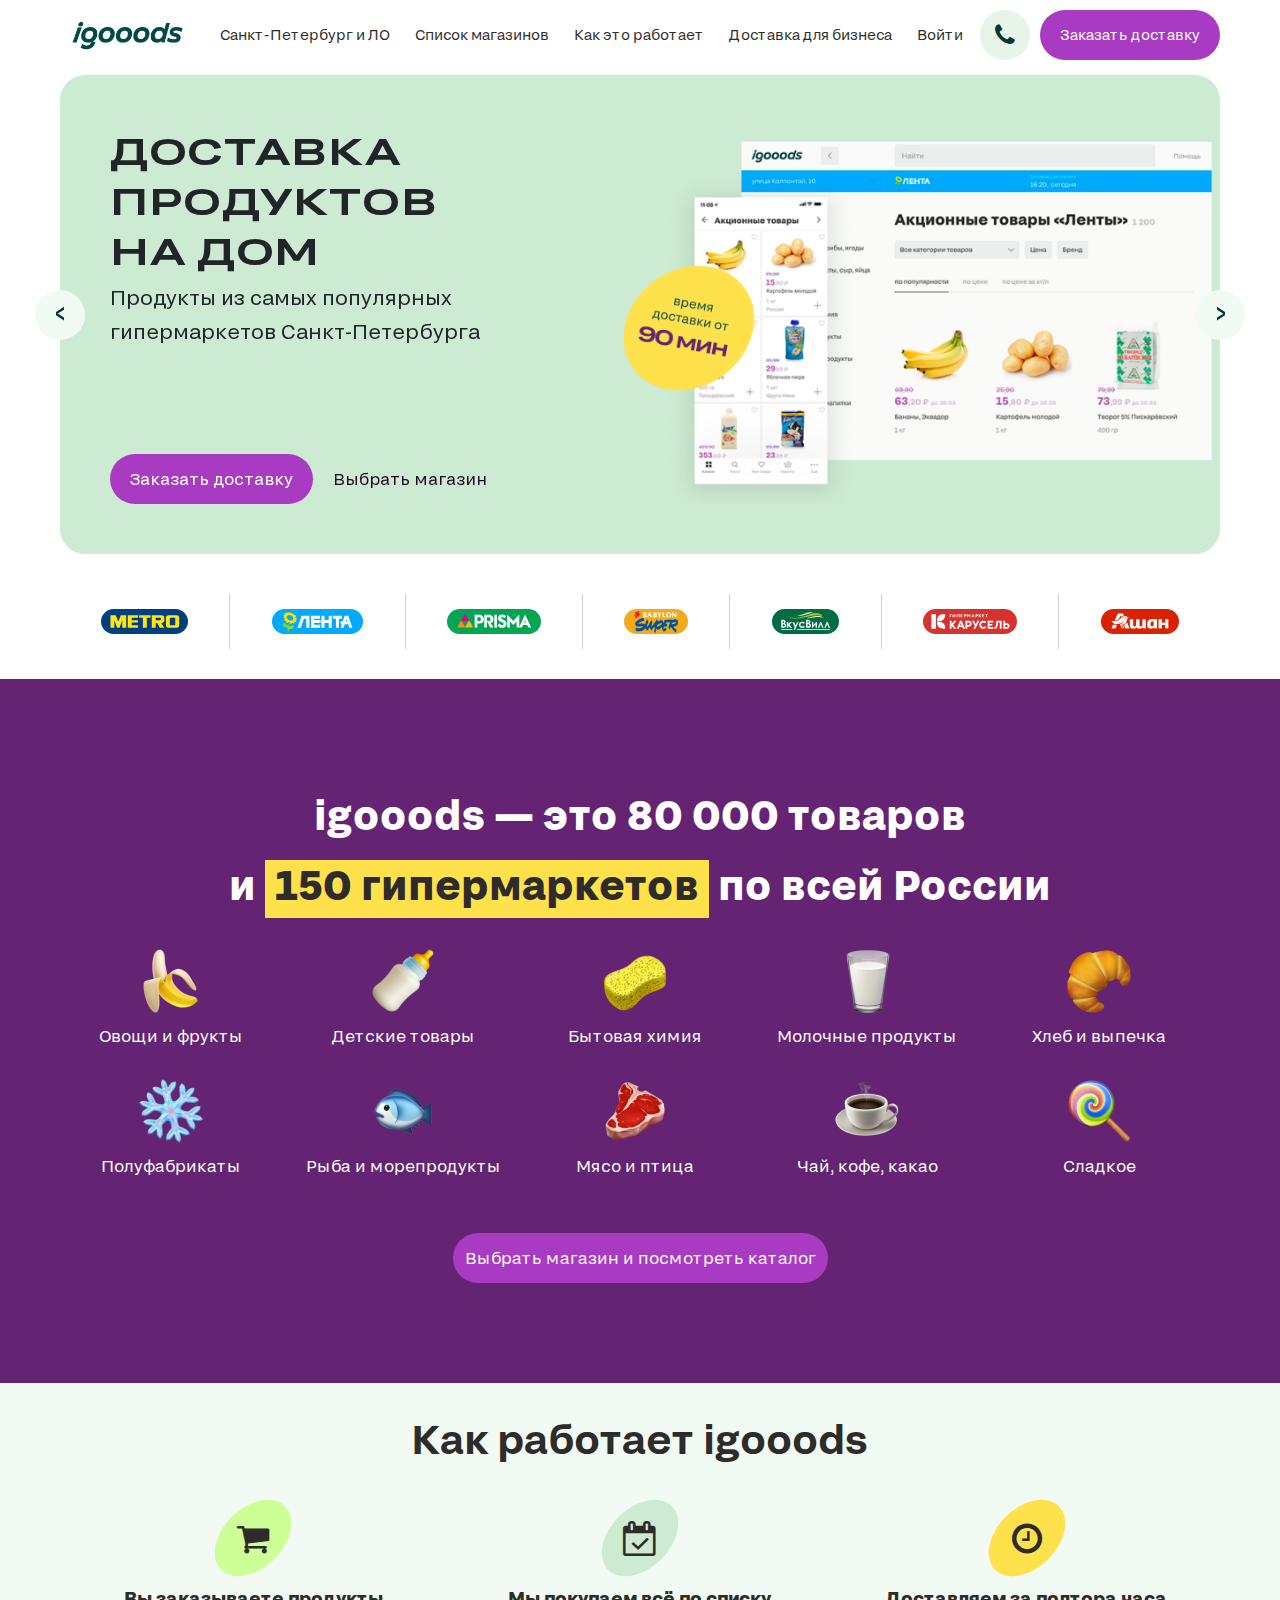
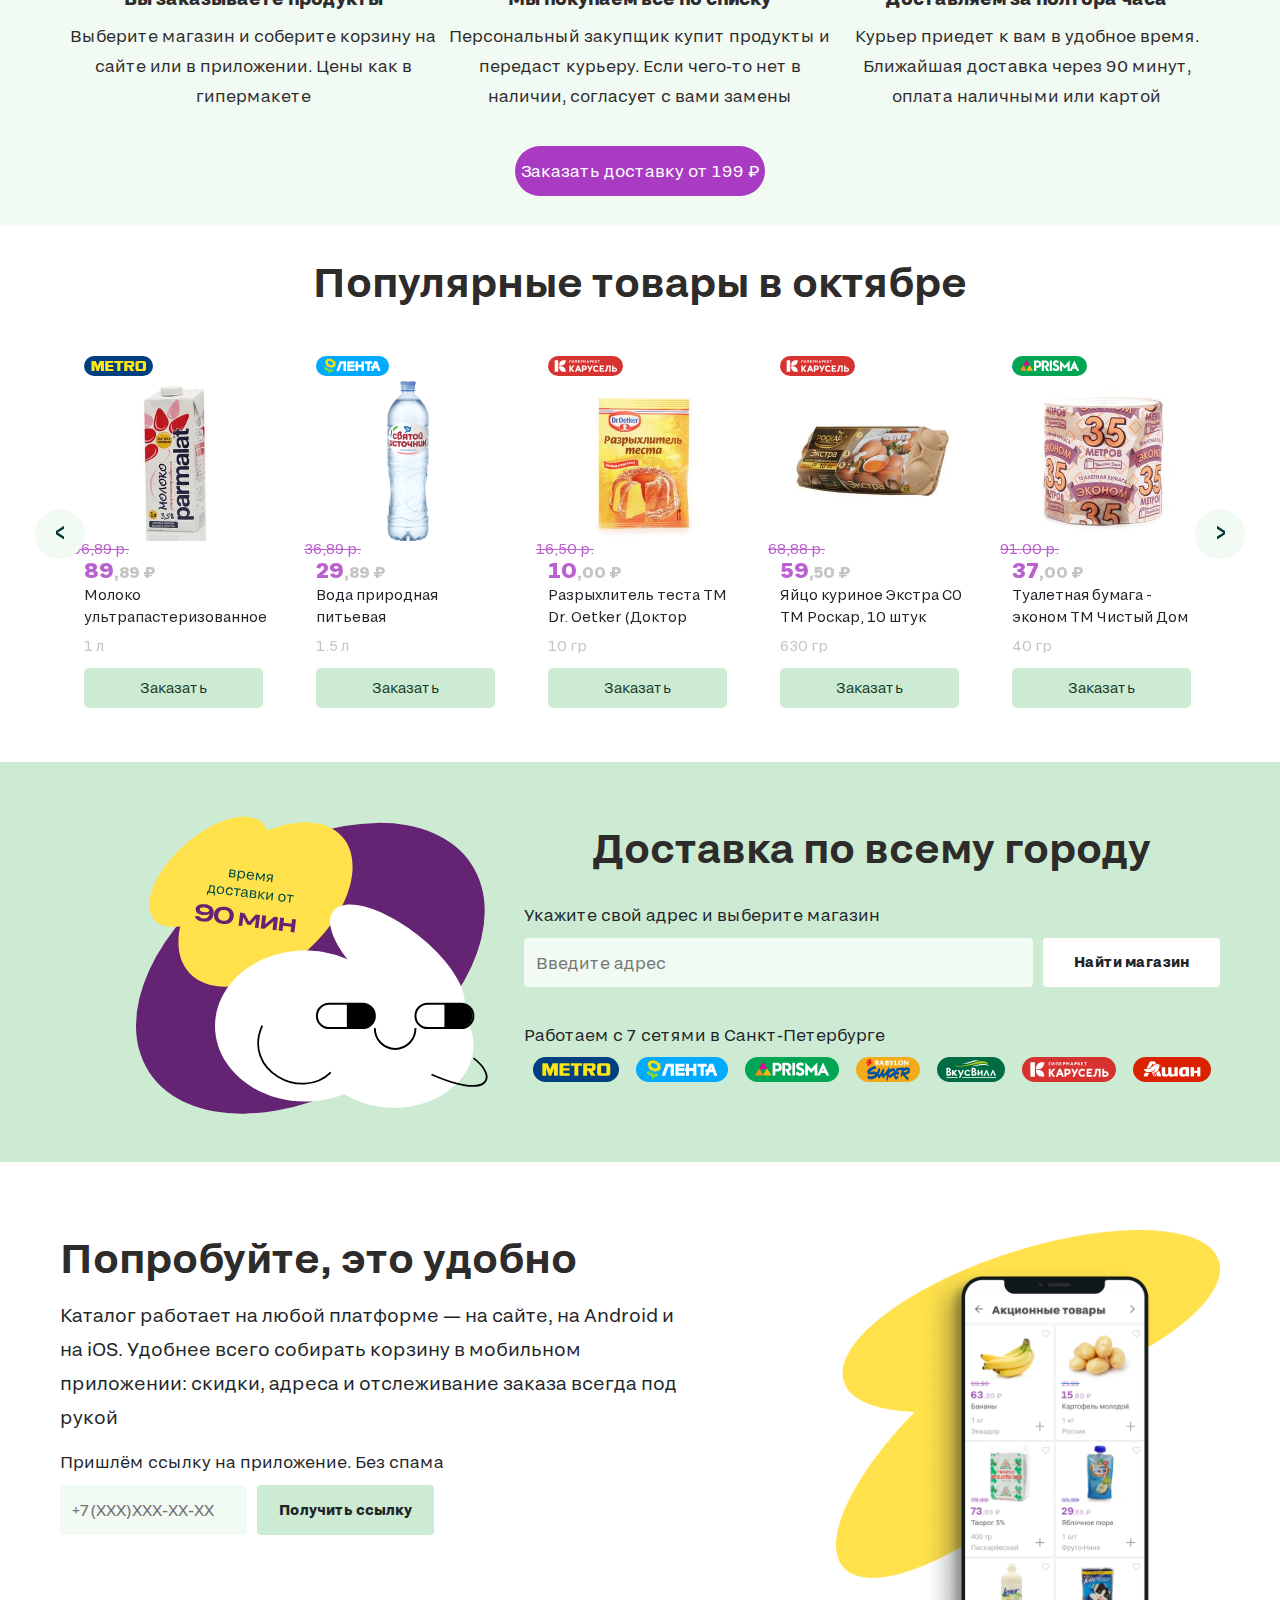
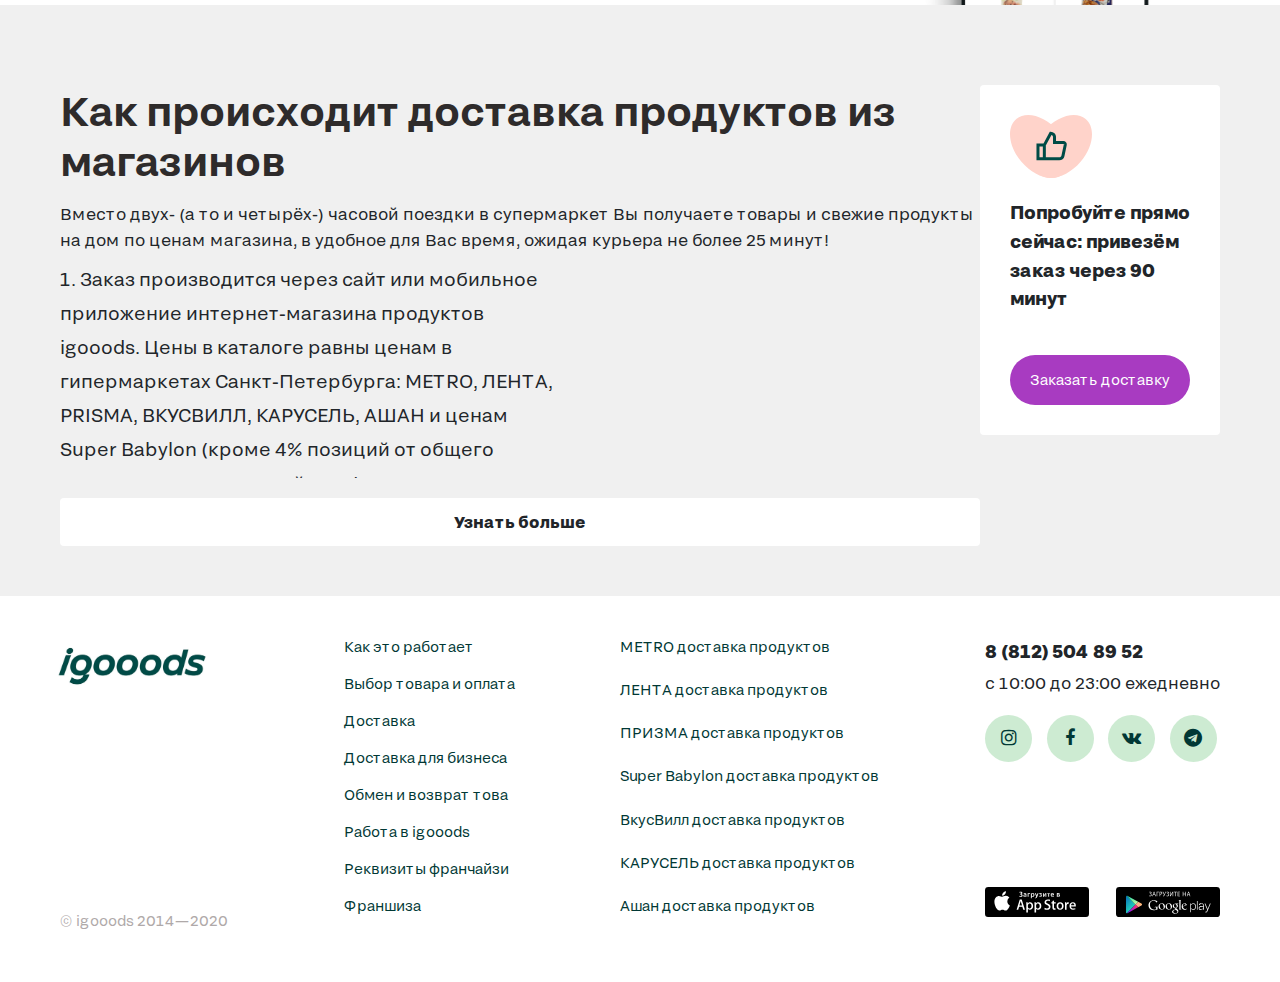
<file: index.html>
<!DOCTYPE html>
<html lang="ru">

<head>

	<meta charset="utf-8">

	<title>Доставка продуктов на дом СПб |igoods - интернет магазин</title>
	<meta name="description" content="">

	<meta http-equiv="X-UA-Compatible" content="IE=edge">
	<meta name="viewport" content="width=device-width, initial-scale=1, maximum-scale=1">

	<meta property="og:image" content="path/to/image.jpg">
	<link rel="shortcut icon" href="img/favicon/favicon.ico" type="image/x-icon">
	<link rel="apple-touch-icon" href="img/favicon/apple-touch-icon.png">
	<link rel="apple-touch-icon" sizes="72x72" href="img/favicon/apple-touch-icon-72x72.png">
	<link rel="apple-touch-icon" sizes="114x114" href="img/favicon/apple-touch-icon-114x114.png">

	<!-- Chrome, Firefox OS and Opera -->
	<meta name="theme-color" content="#000">
	<!-- Windows Phone -->
	<meta name="msapplication-navbutton-color" content="#000">
	<!-- iOS Safari -->
	<meta name="apple-mobile-web-app-status-bar-style" content="#000">

	<link rel="stylesheet" href="css/main.min.css">

</head>

<body class="body">
	<!-- header -->
	<section class="h-menu">
		<div class="h-menu__wrap">
			<div class="wrapper wrapper--h-menu">
				<div class="h-menu__inner h-menu__inner--top">
					<a href="#" class="link link--h-menu link--h-menu--top"><i class="fa fa-sign-in h-menu__icon"></i><p class="h-menu__text">Войти</p></a>
					<button class="h-menu__button h-menu__button--close"></button>
				</div>
				<div class="h-menu__inner h-menu__inner--info">
					<a href="#" class="link link--h-menu"><h3 class="h-menu__subject">Список магазинов</h3></a>
					<a href="#" class="link link--h-menu"><h3 class="h-menu__subject">Как это работает</h3></a>
					<ul class="h-menu__list">
						<li class="h-menu__item"><a href="#" class="link link--h-menu"><p class="h-menu__text h-menu__text--info">Акции и скидки</p></a></li>
						<li class="h-menu__item"><a href="#" class="link link--h-menu"><p class="h-menu__text h-menu__text--info">Выбор товара и оплата</p></a></li>
						<li class="h-menu__item"><a href="#" class="link link--h-menu"><p class="h-menu__text h-menu__text--info">Доставка</p></a></li>
						<li class="h-menu__item"><a href="#" class="link link--h-menu"><p class="h-menu__text h-menu__text--info">Доставка для бизнеса</p></a></li>
						<li class="h-menu__item"><a href="#" class="link link--h-menu"><p class="h-menu__text h-menu__text--info">Обмен и возврат товара</p></a></li>
						<li class="h-menu__item"><a href="#" class="link link--h-menu"><p class="h-menu__text h-menu__text--info">Партнерство</p></a></li>
						<li class="h-menu__item"><a href="#" class="link link--h-menu"><p class="h-menu__text h-menu__text--info">Персональные данные</p></a></li>
						<li class="h-menu__item"><a href="#" class="link link--h-menu"><p class="h-menu__text h-menu__text--info">Пользовательское соглашение</p></a></li>
						<li class="h-menu__item"><a href="#" class="link link--h-menu"><p class="h-menu__text h-menu__text--info">Работа в igoods</p></a></li>
						<li class="h-menu__item"><a href="#" class="link link--h-menu"><p class="h-menu__text h-menu__text--info">Реквизиты франчайзи</p></a></li>
					</ul>
				</div>
				<div class="h-menu__inner h-menu__inner--bottom">
					<div class="footer__coll footer__coll--icons">
						<p class="footer__text footer__text--bold h-menu__subject--phone">8 (812) 504 89 52</p>
						<p class="h-menu__text h-menu__text--bottom">с 10:00 до 23:00 ежедневно</p>
						<div class="footer__wrap">
							<a class="link link--h-menu link--h-menu--bottom" href="#"><i class="h-menu__soc fa fa-instagram"></i></a>
							<a class="link link--h-menu link--h-menu--bottom" href="#"><i class="h-menu__soc fa fa-facebook"></i></a>
							<a class="link link--h-menu link--h-menu--bottom" href="#"><i class="h-menu__soc fa fa-vk"></i></a>
							<a class="link link--h-menu link--h-menu--bottom" href="#"><i class="h-menu__soc fa fa-telegram"></i></a>
					</div>
				</div>
			</div>
		</div>
	</section>
	<header class="header">
		<section class="header__top">
			<div class="wrapper wrapper--header">
				<img class="header__img" src="img/label.jpg" alt="логотип">
				<div class="header__list">
					<a href="#" class="link link--top link--disappear">Санкт-Петербург и ЛО</a>
					<a href="#" class="link link--top link--disappear">Список магазинов</a>
					<a href="#" class="link link--top link--disappear">Как это работает</a>
					<a href="#" class="link link--top link--disappear">Доставка для бизнеса</a>
					<a href="#" class="link link--top link--disappear">Войти</a>
					<a href="#" class="link link--top link--phone"><i class="fa fa-phone header__icon"></i></a>
					<a href="#" class="link link--button link--small link--disappear">Заказать доставку</a>
				</div>
				<button class="hamburger" type="menu"></button>
			</div>
		</section>
		<section class="header__container">
			<section class="wrapper wrapper--profits">
				<div class="profits__carousel owl-carousel">
					<div class="profits__wrap profits__wrap--home">
						<div class="profits__discription">
							<h2 class="profits__title">доставка<br>продуктов<br>на дом</h2>
							<p class="profits__text">Продукты из самых популярных<br>гипермаркетов Санкт-Петербурга</p>
							<div class="profits__link-wrap">
								<a href="#" class="link link--button">Заказать доставку</a>
								<a href="#" class="link link--violet">Выбрать магазин</a>
							</div>
						</div>
						<img class="profits__img profits__img--delivery" src="img/bgi-delivery.png" alt="картинка акционные товары Ленты">
					</div>
					<div class="profits__wrap profits__wrap--catalog" style="background-image: url(img/bgi-catalog.png)">
						<div class="profits__discription">
							<h2 class="profits__title">самый<br>актуальный<br>каталог</h2>
							<p class="profits__text">Ежедневно мы выгружаем актуальный каталог<br>товаров для каждого магазина</p>
							<div class="profits__link-wrap">
								<a href="#" class="link link--button">Смотреть каталог</a>
								<a href="#" class="link link--violet">Выбрать магазин</a>
							</div>
						</div>
					</div>
					<div class="profits__wrap profits__wrap--pack" style="background-image: url(img/bgi-pack.png)">
						<div class="profits__discription">
							<h2 class="profits__title profits__title--navy">Фасуем товар</h2>
							<p class="profits__text profits__text--navy">Отдельно овощи, фрукты, хозтовары<br>и заморозка. Соблюдаем<br>температурный режим</p>
							<div class="profits__link-wrap">
								<a href="#" class="link link--button">Как это работает</a>
								<a href="#" class="link link--violet">Заказать доставку</a>
							</div>
						</div>
					</div>
					<div class="profits__wrap profits__wrap--app" >
						<div class="profits__discription">
							<h2 class="profits__title profits__title--navy">Пиложение<br>IOS и Android</h2>
							<p class="profits__text profits__text--navy">Скачайте приложение и заказывайте в любое<br>время и в любом месте</p>
							<div class="profits__link-wrap">
								<a href="#" class="link link--violet"><img class="profits__img profits__img--soc" src="img/appstore.svg"></a>
								<a href="#" class="link link--violet"><img class="profits__img profits__img--soc" src="img/google.svg"></a>
							</div>
						</div>
						<img class="profits__img profits__img--phone" src="img/bg-app.png" alt="картинка акционные товары Ленты">
					</div>
					<div class="profits__wrap profits__wrap--office" style="background-image: url(img/bgi-office.png)">
						<div class="profits__discription">
							<h2 class="profits__title profits__title--navy">Доставляем даже<br>в офисы</h2>
							<p class="profits__text profits__text--navy">Можем регулярно привозить кофе, чай,<br>	молоко, овощи и фрукты в офис.</p>
							<div class="profits__link-wrap">
								<a href="#" class="link link--button link--wide">Подробнее для бизнеса</a>
								<a href="#" class="link link--violet">Выбрать магазин</a>
							</div>
						</div>
					</div>
				</div>
			</section>
			<section class="wrapper wrapper--shops">
				<a href="#" class="shops__links"><img class="shops__img" src="img/label-shop/label-metro.svg"></a>
				<a href="#" class="shops__links"><img class="shops__img" src="img/label-shop/label-lenta.svg"></a>
				<a href="#" class="shops__links"><img class="shops__img" src="img/label-shop/label-prisma.svg"></a>
				<a href="#" class="shops__links"><img class="shops__img" src="img/label-shop/label-babylon.svg"></a>
				<a href="#" class="shops__links"><img class="shops__img" src="img/label-shop/label-vkusvill.svg"></a>
				<a href="#" class="shops__links"><img class="shops__img" src="img/label-shop/label-karusel.svg"></a>
				<a href="#" class="shops__links"><img class="shops__img" src="img/label-shop/label-auchan.svg"></a>
			</section>
		</section>
	</header>
	<!-- header END -->
	<section class="goods"> 
		<div class="wrapper wrapper--violet">
			<h1 class="goods__heading">igooods — это <span class="goods__nowrap">80 000</span> товаров</br> <span class="goods__nowrap">и <span class="goods__yellow"> 150 гипермаркетов</span> по всей России </span></h1>
			<div class="goods__row">
				<a href="#" class="goods__link goods__link--card">
					<img class="goods__img goods__img--violet" src="img/categories/fruit.png">
					<p class="goods__text goods__text--small">Овощи и фрукты</p>
				</a>
				<a href="#" class="goods__link goods__link--card">
					<img class="goods__img goods__img--violet" src="img/categories/children.png">
					<p class="goods__text goods__text--small">Детские товары</p>
				</a>
				<a href="#" class="goods__link goods__link--card">
					<img class="goods__img goods__img--violet" src="img/categories/household.png">
					<p class="goods__text goods__text--small">Бытовая химия</p>
				</a>
				<a href="#" class="goods__link goods__link--card">
					<img class="goods__img goods__img--violet" src="img/categories/milk.png">
					<p class="goods__text goods__text--small">Молочные продукты</p>
				</a>
				<a href="#" class="goods__link goods__link--card">
					<img class="goods__img goods__img--violet" src="img/categories/bread.png">
					<p class="goods__text goods__text--small">Хлеб и выпечка</p>
				</a>
				<a href="#" class="goods__link goods__link--card">
					<img class="goods__img goods__img--violet" src="img/categories/semifinished.png">
					<p class="goods__text goods__text--small">Полуфабрикаты</p>
				</a>
				<a href="#" class="goods__link goods__link--card">
					<img class="goods__img goods__img--violet" src="img/categories/fish.png">
					<p class="goods__text goods__text--small">Рыба и морепродукты</p>
				</a>
				<a href="#" class="goods__link goods__link--card">
					<img class="goods__img goods__img--violet" src="img/categories/meat.png">
					<p class="goods__text goods__text--small">Мясо и птица</p>
				</a>
				<a href="#" class="goods__link goods__link--card">
					<img class="goods__img goods__img--violet" src="img/categories/tea.png">
					<p class="goods__text goods__text--small">Чай, кофе, какао</p>
				</a>
				<a href="#" class="goods__link goods__link--card">
					<img class="goods__img goods__img--violet" src="img/categories/desert.png">
					<p class="goods__text goods__text--small">Сладкое</p>
				</a>
			</div>
			<a href="#" class="goods__link goods__link--button link--button">Выбрать магазин и посмотреть каталог</a>
		</div>
	</section>
	<section class="goods goods--blue">
		<div class="wrapper wrapper--blue">
			<h2 class="title">Как работает igooods</h2>
			<div class="goods__row">
				<div class="goods__item goods__item--blue">
					<div class="goods__circle"><i class="fa fa-shopping-cart goods__icon"></i></div>
					<h3 class="goods__subject">Вы заказываете продукты</h3>
					<p class="goods__text goods__text--blue">Выберите магазин и соберите корзину на сайте или в приложении. Цены как в гипермакете</p>
				</div>
				<div class="goods__item goods__item--blue">
					<div class="goods__circle goods__circle--turquoise"><i class="fa fa-calendar-check-o goods__icon"></i></div>
					<h3 class="goods__subject">Мы покупаем всё по списку</h3>
					<p class="goods__text goods__text--blue">Персональный закупщик купит продукты и передаст курьеру. Если чего-то нет в наличии, согласует с вами замены</p>
				</div>
				<div class="goods__item goods__item--blue">
					<div class="goods__circle goods__circle--yellow"><i class="fa fa-clock-o goods__icon"></i></div>
					<h3 class="goods__subject">Доставляем за полтора часа</h3>
					<p class="goods__text goods__text--blue">Курьер приедет к вам в удобное время. Ближайшая доставка через 90 минут, оплата наличными или картой</p>
				</div>
			</div>
			<a href="#" class="goods__link goods__link--button  link--button link--blue">Заказать доставку от 199 ₽</a>
		</div>
	</section>
	<section class="popnow">
		<div class="wrapper wrapper--popnow">
			<h2 class="title">Популярные товары в октябре</h2>
				<div class="popnow__carousel owl-carousel">
					<div class="popnow__card">
						<img class="popnow__img popnow__img--shop" src="img/label-shop/label-metro.svg">
						<img class="popnow__img popnow__img--prod" src="img/popnow/main_milk.jpg">
						<span class="popnow__wrap popnow__wrap--price">
							<p class="popnow__price popnow__price--old">96,89 p.</p>
							<p class="popnow__price popnow__price--now">89<span class="popnow__price--grey">,89 ₽</span></p>
						</span>
						<span class="popnow__wrap popnow__wrap--text">
							<p class="popnow__text">Молоко ультрапастеризованное 3,5% ТМ Parmalat (Пармалат)</p>
							<p class="popnow__text popnow__text--volume">1 л</p>
						</span>
						<a href="#" class="popnow__link link">Заказать</a>
					</div>
					<div class="popnow__card">
						<img class="popnow__img popnow__img--shop" src="img/label-shop/label-lenta.svg">
						<img class="popnow__img popnow__img--prod popnow__img--water" src="img/popnow/main_water.png">
						<span class="popnow__wrap popnow__wrap--price">
							<p class="popnow__price popnow__price--old">36,89 p.</p>
							<p class="popnow__price popnow__price--now">29<span class="popnow__price--grey">,89 ₽</span></p>
						</span>
						<span class="popnow__wrap popnow__wrap--text">
							<p class="popnow__text">Вода природная питьевая негазированная ТМ Святой источник</p>
							<p class="popnow__text popnow__text--volume">1.5 л</p>
						</span>
						<a href="#" class="popnow__link link">Заказать</a>
					</div>
					<div class="popnow__card">
						<img class="popnow__img popnow__img--shop" src="img/label-shop/label-karusel.svg">
						<img class="popnow__img popnow__img--prod" src="img/popnow/main_razrihrytel.jpg">
						<span class="popnow__wrap popnow__wrap--price">
							<p class="popnow__price popnow__price--old">16,50 p.</p>
							<p class="popnow__price popnow__price--now">10<span class="popnow__price--grey">,00 ₽</span></p>
						</span>
						<span class="popnow__wrap popnow__wrap--text">
							<p class="popnow__text">Разрыхлитель теста  ТМ Dr. Oetker (Доктор Оеткер)</p>
							<p class="popnow__text popnow__text--volume">10 гр</p>
						</span>
						<a href="#" class="popnow__link link">Заказать</a>
					</div>
					<div class="popnow__card">
						<img class="popnow__img popnow__img--shop" src="img/label-shop/label-karusel.svg">
						<img class="popnow__img popnow__img--prod" src="img/popnow/main_aggs.jpg">
						<span class="popnow__wrap popnow__wrap--price">
							<p class="popnow__price popnow__price--old">68,88 p.</p>
							<p class="popnow__price popnow__price--now">59<span class="popnow__price--grey">,50 ₽</span></p>
						</span>
						<span class="popnow__wrap popnow__wrap--text">
							<p class="popnow__text">Яйцо куриное Экстра С0  ТМ Роскар, 10 штук</p>
							<p class="popnow__text popnow__text--volume">630 гр</p>
						</span>
						<a href="#" class="popnow__link link">Заказать</a>
					</div>
					<div class="popnow__card">
						<img class="popnow__img popnow__img--shop" src="img/label-shop/label-prisma.svg">
						<img class="popnow__img popnow__img--prod" src="img/popnow/main_toletPaper.jpg">
						<span class="popnow__wrap popnow__wrap--price">
							<p class="popnow__price popnow__price--old">91.00 p.</p>
							<p class="popnow__price popnow__price--now">37<span class="popnow__price--grey">,00 ₽</span></p>
						</span>
						<span class="popnow__wrap popnow__wrap--text">
							<p class="popnow__text">Туалетная бумага - эконом ТМ Чистый Дом</p>
							<p class="popnow__text popnow__text--volume">40 гр</p>
						</span>
						<a href="#" class="popnow__link link">Заказать</a>
					</div>
					<div class="popnow__card">
						<img class="popnow__img popnow__img--shop" src="img/label-shop/label-auchan.svg">
						<img class="popnow__img popnow__img--prod" src="img/popnow/main_cola.jpg">
						<span class="popnow__wrap popnow__wrap--price">
							<p class="popnow__price popnow__price--old">99.00p.</p>
							<p class="popnow__price popnow__price--now">61<span class="popnow__price--grey">,00 ₽</span></p>
						</span>
						<span class="popnow__wrap popnow__wrap--text">
							<p class="popnow__text">Напиток безалкогольный сильногазированный Coca-Cola zero ТМ Coca-Cola (Кока-Кола)</p>
							<p class="popnow__text popnow__text--volume">330 млл</p>
						</span>
						<a href="#" class="popnow__link link">Заказать</a>
					</div>
					<div class="popnow__card">
						<img class="popnow__img popnow__img--shop" src="img/label-shop/label-vkusvill.svg">
						<img class="popnow__img popnow__img--prod" src="img/popnow/main_glass_of_water.jpg">
						<span class="popnow__wrap popnow__wrap--price">
							<p class="popnow__price popnow__price--old">29,99 p.</p>
							<p class="popnow__price popnow__price--now">19<span class="popnow__price--grey">,89 ₽</span></p>
						</span>
						<span class="popnow__wrap popnow__wrap--text">
							<p class="popnow__text">Вода родниковая газированная ТМ ВкусВилл</p>
							<p class="popnow__text popnow__text--volume">1 л</p>
						</span>
						<a href="#" class="popnow__link link">Заказать</a>
					</div>
					<div class="popnow__card">
						<img class="popnow__img popnow__img--shop" src="img/label-shop/label-vkusvill.svg">
						<img class="popnow__img popnow__img--prod" src="img/popnow/main_banana.jpeg">
						<span class="popnow__wrap popnow__wrap--price">
							<p class="popnow__price popnow__price--old">68,88 p.</p>
							<p class="popnow__price popnow__price--now">60<span class="popnow__price--grey">,50 ₽</span></p>
						</span>
						<span class="popnow__wrap popnow__wrap--text">
							<p class="popnow__text">Бананы</p>
							<p class="popnow__text popnow__text--volume">1 кг</p>
						</span>
						<a href="#" class="popnow__link link">Заказать</a>
					</div>
					<div class="popnow__card">
						<img class="popnow__img popnow__img--shop" src="img/label-shop/label-metro.svg">
						<img class="popnow__img popnow__img--prod" src="img/popnow/main__onion.jpg">
						<span class="popnow__wrap popnow__wrap--price">
							<p class="popnow__price popnow__price--old">28,88 p.</p>
							<p class="popnow__price popnow__price--now">18<span class="popnow__price--grey">,50 ₽</span></p>
						</span>
						<span class="popnow__wrap popnow__wrap--text">
							<p class="popnow__text">Лук репчатый</p>
							<p class="popnow__text popnow__text--volume">1 кг</p>
						</span>
						<a href="#" class="popnow__link link">Заказать</a>
					</div>
					<div class="popnow__card">
						<img class="popnow__img popnow__img--shop" src="img/label-shop/label-lenta.svg">
						<img class="popnow__img popnow__img--prod" src="img/popnow/main_tvorog.jpg">
						<span class="popnow__wrap popnow__wrap--price">
							<p class="popnow__price popnow__price--old">79,00 p.</p>
							<p class="popnow__price popnow__price--now">69<span class="popnow__price--grey">,50 ₽</span></p>
						</span>
						<span class="popnow__wrap popnow__wrap--text">
							<p class="popnow__text">Творог 5% ТМ Пискаревский</p>
							<p class="popnow__text popnow__text--volume">250 гр</p>
						</span>
						<a href="#" class="popnow__link link">Заказать</a>
					</div>
				</div>
			</div>
		</section>
	</section>
	<section class="goods goods--delivery"> 
		<div class="wrapper wrapper--delivery" style="background-image: url(img/bgd-img-delivery.svg)">
			<div class="goods__coll goods__coll--delivery" >
				<h2 class="title">Доставка по всему городу</h2>
				<p class="goods__text goods__text--delivery">Укажите свой адрес и выберите магазин</p>
					<div class="goods__wrap goods__wrap--warning">
						<div class="goods__wrap goods__wrap--forinput">
							<input class="goods__input" type="text" name="address" placeholder="Введите адрес">
							<button class="goods__button goods__button--delivery" type="submit">Найти магазин</button>
						</div>
						<p class="goods__text goods__text--warning">поле не заполнено</p>
					</div>
				<p class="goods__text">Работаем с 7 сетями в Санкт-Петербурге</p>
				<div class="goods__shops">
					<a href="#" class="goods__link goods__link--shops"><img class="goods__img goods__img--shops" src="img/label-shop/label-metro.svg"></a>
					<a href="#" class="goods__link goods__link--shops"><img class="goods__img goods__img--shops" src="img/label-shop/label-lenta.svg"></a>
					<a href="#" class="goods__link goods__link--shops"><img class="goods__img goods__img--shops" src="img/label-shop/label-prisma.svg"></a>
					<a href="#" class="goods__link goods__link--shops"><img class="goods__img goods__img--shops" src="img/label-shop/label-babylon.svg"></a>
					<a href="#" class="goods__link goods__link--shops"><img class="goods__img goods__img--shops" src="img/label-shop/label-vkusvill.svg"></a>
					<a href="#" class="goods__link goods__link--shops"><img class="goods__img goods__img--shops" src="img/label-shop/label-karusel.svg"></a>
					<a href="#" class="goods__link goods__link--shops"><img class="goods__img goods__img--shops" src="img/label-shop/label-auchan.svg"></a>
				</div>
			</div>
		</div>
	</section>
	<section class="goods goods--tryit">
		<div class="wrapper wrapper--tryit" style="background-image: url(img/bg-app.png)">
			<div class="goods__coll goods__coll--tryit" >
			<h2 class="title goods__nowrap title--start">Попробуйте, это удобно</h2>
			<p class="goods__text goods__text--tryit">Каталог работает на любой платформе — на сайте, на Android и на iOS. Удобнее всего собирать корзину в мобильном приложении: скидки, адреса и отслеживание заказа всегда под рукой</p>
			<p class="goods__text goods__text--small">Пришлём ссылку на приложение. Без спама</p>
				<div class="goods__wrap goods__wrap--forinput">
					<input class="goods__input goods__input--tryit" type="text" name="address" placeholder="+7(ХХХ)ХХХ-ХХ-ХХ">
					<button class="goods__button goods__button--tryit" type="submit">Получить ссылку</button>
				</div>
				<p class="goods__text goods__text--warning">поле не заполнено</p>
			</div> 
		</div>
	</section>
	<section class="goods goods--howdeliver"> 
		<div class="wrapper wrapper--howdeliver">
			<div class="goods__coll" >
				<div class="goods__coll--wrap">
					<h2 class="title title--start">Как происходит доставка продуктов из магазинов</h2>
					<p class="goods__text goods__text--small">Вместо двух- (а то и четырёх-) часовой поездки в супермаркет Вы получаете товары и свежие продукты на дом по ценам магазина, в удобное для Вас время, ожидая курьера не более 25 минут!</p>
					<ol class="goods__list">
						<li class="goods__text goods__text--tryit goods__text--howdeliver">Заказ производится через сайт или мобильное приложение интернет-магазина продуктов igooods. Цены в каталоге равны ценам в гипермаркетах Санкт-Петербурга: METRO, ЛЕНТА, PRISMA, ВКУСВИЛЛ, КАРУСЕЛЬ, АШАН и ценам Super Babylon (кроме 4% позиций от общего количества товаров этой сети), включая акционные товары. Оплата заказа - при получении.</li>
						<li class="goods__text goods__text--tryit goods__text--howdeliver">Вы выбираете доступное время доставки. Обычно все делают выбор в пользу доставки в тот же день, и как можно быстрее. Мы стараемся привезти ваш заказ точно к назначенному времени, но отклонение может составить плюс-минус 25 минут. Вы можете отслеживать комплектацию и доставку продуктов питания в Личном кабинете в режиме реального времени.</li>
						<li class="goods__text goods__text--tryit goods__text--howdeliver">В торговом зале магазина Ваш заказ собирает Персональный Закупщик igooods. Внимательно и придирчиво. Как для себя! Молочные продукты самые свежие, с максимальной датой (из глубин полки, конечно же!), яйца внутри упаковки целые, овощи-фрукты посимпатичнее и т.д.</li>
						<li class="goods__text goods__text--tryit goods__text--howdeliver">Если, пока шёл заказ, какой-то товар или продукт из ассортимента интернет-магазина закончился или у всей партии плохой товарный вид, Персональный Закупщик позвонит Вам, объяснит ситуацию и предложит варианты замен.</li>
					</ol>
					<h2 class="title">Начните экономить с igooods в Санкт-Петербурге уже сегодня!</h2>
					<p class="goods__text goods__text--small">Как изменятся ваши траты при заказе доставки еды и прочих товаров через интернет-магазин igooods? Ваши "транспортные расходы" увеличатся всего на 50-150 рублей (стоимость доставки минус ваша обычная стоимость проезда от дома до гипермаркета на общественном транспорте либо на автомобиле).</p>
					<ol class="goods__list">
						<li class="goods__text goods__text--tryit goods__text--howdeliver"> Перейдите в каталог igooods или скачайте наше приложение:</li>
						<li class="goods__text goods__text--tryit goods__text--howdeliver"> Введите название улицы и номер дома; система покажет вам список магазинов продуктов с доставкой от сервиса igooods, доступных по вашему адресу. Выберите продуктовый магазин из этого списка.</li>
						<li class="goods__text goods__text--tryit goods__text--howdeliver">Регистрируйтесь, добавляйте товары и продукты в онлайн-корзину, формируйте заказ, в случае любых затруднений звоните по телефону горячей линии в Санкт-Петербурге: <br>8 (812) 504 89 52 (с 10.00 до 23.00 ежедневно)</li>
						<li class="goods__text goods__text--tryit goods__text--howdeliver">Купите продукты с доставкой на дом по льготной цене 199 рублей для первого заказа!</li>
					</ol>
				</div>
				<button class="goods__button goods__button--tryit goods__button--howdeliver" type="submit">Узнать больше</button>
			</div>
			<div class="trynow">
				<img class="trynow__img" src="img/heart.svg"></img>
				<p class="trynow__text">Попробуйте прямо сейчас: привезём заказ через 90 минут</p>
				<a href="#" class="link link--button link--small">Заказать доставку</a>
			</div>
		</div>
	</section>
	<footer class="footer">
		<div class="wrapper wrapper--footer">
			<div class="footer__coll footer__coll--logo">
				<img class="footer__img footer__img--logo" src="img/label.jpg" alt="логотип">
				<p class="footer__text footer__text--copyright">© igooods 2014—2020</p>
			</div> 
			<div class="footer__coll footer__coll--servises">
				<a class="footer__link footer__link--servises link" href="#">Как это работает</a>
				<a class="footer__link footer__link--servises link" href="#">Выбор товара и оплата</a>
				<a class="footer__link footer__link--servises link" href="#">Доставка</a>
				<a class="footer__link footer__link--servises link" href="#">Доставка для бизнеса</a>
				<a class="footer__link footer__link--servises link" href="#">Обмен и возврат това</a>
				<a class="footer__link footer__link--servises link" href="#">Работа в igooods</a>
				<a class="footer__link footer__link--servises link" href="#">Реквизиты франчайзи</a>
				<a class="footer__link footer__link--servises link" href="#">Франшиза</a>
			</div> 
			<div class="footer__coll footer__coll--shops">
				<a class="footer__link link" href="#">METRO доставка продуктов</a>
				<a class="footer__link link" href="#">ЛЕНТА доставка продуктов</a>
				<a class="footer__link link" href="#">ПРИЗМА доставка продуктов</a>
				<a class="footer__link link" href="#">Super Babylon доставка продуктов</a>
				<a class="footer__link link" href="#">ВкусВилл доставка продуктов</a>
				<a class="footer__link link" href="#">КАРУСЕЛЬ доставка продуктов</a>
				<a class="footer__link link" href="#">Ашан доставка продуктов</a>
			</div> 
			<div class="footer__coll footer__coll--contacts">
				<div class="footer__coll footer__coll--icons">
					<p class="footer__text footer__text--bold">8 (812) 504 89 52</p>
					<p class="footer__text footer__text--time">с 10:00 до 23:00 ежедневно</p>
					<div class="footer__wrap">
						<a class="footer__link footer__link--icon link" href="#"><i class="footer__icon fa fa-instagram"></i></a>
						<a class="footer__link footer__link--icon link" href="#"><i class="footer__icon fa fa-facebook"></i></a>
						<a class="footer__link footer__link--icon link" href="#"><i class="footer__icon fa fa-vk"></i></a>
						<a class="footer__link footer__link--icon link" href="#"><i class="footer__icon fa fa-telegram"></i></a>
					</div>
				</div>
				<div class="footer__wrap footer__wrap--soc">
					<a class="footer__link footer__link--soc link" href="#"><img class="footer__img footer__img--soc" src="img/appstore.svg"></a>
					<a class="footer__link footer__link--soc link" href="#"><img class="footer__img footer__img--soc" src="img/google.svg"></a>
				</div>
			</div>
		</div>
	</footer>
	<script src="js/scripts.min.js"></script>
</body>
</html>
</file>
<file: css/main.min.css>
html{font-family:sans-serif;-ms-text-size-adjust:100%;-webkit-text-size-adjust:100%}body{margin:0}article,aside,details,figcaption,figure,footer,header,hgroup,main,menu,nav,section,summary{display:block}audio,canvas,progress,video{display:inline-block;vertical-align:baseline}audio:not([controls]){display:none;height:0}[hidden],template{display:none}a{background-color:transparent}a:active,a:hover{outline:0}abbr[title]{border-bottom:1px dotted}b,strong{font-weight:700}dfn{font-style:italic}h1{font-size:2em;margin:.67em 0}mark{background:#ff0;color:#000}small{font-size:80%}sub,sup{font-size:75%;line-height:0;position:relative;vertical-align:baseline}sup{top:-.5em}sub{bottom:-.25em}img{border:0}svg:not(:root){overflow:hidden}figure{margin:1em 40px}hr{-webkit-box-sizing:content-box;-moz-box-sizing:content-box;box-sizing:content-box;height:0}pre{overflow:auto}code,kbd,pre,samp{font-family:monospace,monospace;font-size:1em}button,input,optgroup,select,textarea{color:inherit;font:inherit;margin:0}button{overflow:visible}button,select{text-transform:none}button,html input[type=button],input[type=reset],input[type=submit]{-webkit-appearance:button;cursor:pointer}button[disabled],html input[disabled]{cursor:default}button::-moz-focus-inner,input::-moz-focus-inner{border:0;padding:0}input{line-height:normal}input[type=checkbox],input[type=radio]{-webkit-box-sizing:border-box;-moz-box-sizing:border-box;box-sizing:border-box;padding:0}input[type=number]::-webkit-inner-spin-button,input[type=number]::-webkit-outer-spin-button{height:auto}input[type=search]{-webkit-appearance:textfield;-webkit-box-sizing:content-box;-moz-box-sizing:content-box;box-sizing:content-box}input[type=search]::-webkit-search-cancel-button,input[type=search]::-webkit-search-decoration{-webkit-appearance:none}fieldset{border:1px solid silver;margin:0 2px;padding:.35em .625em .75em}legend{border:0;padding:0}textarea{overflow:auto}optgroup{font-weight:700}table{border-collapse:collapse;border-spacing:0}td,th{padding:0}*{-webkit-box-sizing:border-box;-moz-box-sizing:border-box;box-sizing:border-box}:after,:before{-webkit-box-sizing:border-box;-moz-box-sizing:border-box;box-sizing:border-box}html{font-size:10px;-webkit-tap-highlight-color:transparent}body{font-family:"Helvetica Neue",Helvetica,Arial,sans-serif;font-size:14px;line-height:1.42857143;color:#333;background-color:#fff}button,input,select,textarea{font-family:inherit;font-size:inherit;line-height:inherit}a{color:#337ab7;text-decoration:none}a:focus,a:hover{color:#23527c;text-decoration:underline}a:focus{outline:5px auto -webkit-focus-ring-color;outline-offset:-2px}figure{margin:0}img{vertical-align:middle}.img-responsive{display:block;max-width:100%;height:auto}.img-rounded{border-radius:6px}.img-thumbnail{padding:4px;line-height:1.42857143;background-color:#fff;border:1px solid #ddd;border-radius:4px;-webkit-transition:all .2s ease-in-out;-o-transition:all .2s ease-in-out;transition:all .2s ease-in-out;display:inline-block;max-width:100%;height:auto}.img-circle{border-radius:50%}hr{margin-top:20px;margin-bottom:20px;border:0;border-top:1px solid #eee}.sr-only{position:absolute;width:1px;height:1px;margin:-1px;padding:0;overflow:hidden;clip:rect(0,0,0,0);border:0}.sr-only-focusable:active,.sr-only-focusable:focus{position:static;width:auto;height:auto;margin:0;overflow:visible;clip:auto}[role=button]{cursor:pointer}.container{margin-right:auto;margin-left:auto;padding-left:15px;padding-right:15px}@media (min-width:768px){.container{width:750px}}@media (min-width:992px){.container{width:970px}}@media (min-width:1200px){.container{width:1170px}}.container-fluid{margin-right:auto;margin-left:auto;padding-left:15px;padding-right:15px}.row{margin-left:-15px;margin-right:-15px}.col-lg-1,.col-lg-10,.col-lg-11,.col-lg-12,.col-lg-2,.col-lg-3,.col-lg-4,.col-lg-5,.col-lg-6,.col-lg-7,.col-lg-8,.col-lg-9,.col-md-1,.col-md-10,.col-md-11,.col-md-12,.col-md-2,.col-md-3,.col-md-4,.col-md-5,.col-md-6,.col-md-7,.col-md-8,.col-md-9,.col-sm-1,.col-sm-10,.col-sm-11,.col-sm-12,.col-sm-2,.col-sm-3,.col-sm-4,.col-sm-5,.col-sm-6,.col-sm-7,.col-sm-8,.col-sm-9,.col-xs-1,.col-xs-10,.col-xs-11,.col-xs-12,.col-xs-2,.col-xs-3,.col-xs-4,.col-xs-5,.col-xs-6,.col-xs-7,.col-xs-8,.col-xs-9{position:relative;min-height:1px;padding-left:15px;padding-right:15px}.col-xs-1,.col-xs-10,.col-xs-11,.col-xs-12,.col-xs-2,.col-xs-3,.col-xs-4,.col-xs-5,.col-xs-6,.col-xs-7,.col-xs-8,.col-xs-9{float:left}.col-xs-12{width:100%}.col-xs-11{width:91.66666667%}.col-xs-10{width:83.33333333%}.col-xs-9{width:75%}.col-xs-8{width:66.66666667%}.col-xs-7{width:58.33333333%}.col-xs-6{width:50%}.col-xs-5{width:41.66666667%}.col-xs-4{width:33.33333333%}.col-xs-3{width:25%}.col-xs-2{width:16.66666667%}.col-xs-1{width:8.33333333%}.col-xs-pull-12{right:100%}.col-xs-pull-11{right:91.66666667%}.col-xs-pull-10{right:83.33333333%}.col-xs-pull-9{right:75%}.col-xs-pull-8{right:66.66666667%}.col-xs-pull-7{right:58.33333333%}.col-xs-pull-6{right:50%}.col-xs-pull-5{right:41.66666667%}.col-xs-pull-4{right:33.33333333%}.col-xs-pull-3{right:25%}.col-xs-pull-2{right:16.66666667%}.col-xs-pull-1{right:8.33333333%}.col-xs-pull-0{right:auto}.col-xs-push-12{left:100%}.col-xs-push-11{left:91.66666667%}.col-xs-push-10{left:83.33333333%}.col-xs-push-9{left:75%}.col-xs-push-8{left:66.66666667%}.col-xs-push-7{left:58.33333333%}.col-xs-push-6{left:50%}.col-xs-push-5{left:41.66666667%}.col-xs-push-4{left:33.33333333%}.col-xs-push-3{left:25%}.col-xs-push-2{left:16.66666667%}.col-xs-push-1{left:8.33333333%}.col-xs-push-0{left:auto}.col-xs-offset-12{margin-left:100%}.col-xs-offset-11{margin-left:91.66666667%}.col-xs-offset-10{margin-left:83.33333333%}.col-xs-offset-9{margin-left:75%}.col-xs-offset-8{margin-left:66.66666667%}.col-xs-offset-7{margin-left:58.33333333%}.col-xs-offset-6{margin-left:50%}.col-xs-offset-5{margin-left:41.66666667%}.col-xs-offset-4{margin-left:33.33333333%}.col-xs-offset-3{margin-left:25%}.col-xs-offset-2{margin-left:16.66666667%}.col-xs-offset-1{margin-left:8.33333333%}.col-xs-offset-0{margin-left:0}@media (min-width:768px){.col-sm-1,.col-sm-10,.col-sm-11,.col-sm-12,.col-sm-2,.col-sm-3,.col-sm-4,.col-sm-5,.col-sm-6,.col-sm-7,.col-sm-8,.col-sm-9{float:left}.col-sm-12{width:100%}.col-sm-11{width:91.66666667%}.col-sm-10{width:83.33333333%}.col-sm-9{width:75%}.col-sm-8{width:66.66666667%}.col-sm-7{width:58.33333333%}.col-sm-6{width:50%}.col-sm-5{width:41.66666667%}.col-sm-4{width:33.33333333%}.col-sm-3{width:25%}.col-sm-2{width:16.66666667%}.col-sm-1{width:8.33333333%}.col-sm-pull-12{right:100%}.col-sm-pull-11{right:91.66666667%}.col-sm-pull-10{right:83.33333333%}.col-sm-pull-9{right:75%}.col-sm-pull-8{right:66.66666667%}.col-sm-pull-7{right:58.33333333%}.col-sm-pull-6{right:50%}.col-sm-pull-5{right:41.66666667%}.col-sm-pull-4{right:33.33333333%}.col-sm-pull-3{right:25%}.col-sm-pull-2{right:16.66666667%}.col-sm-pull-1{right:8.33333333%}.col-sm-pull-0{right:auto}.col-sm-push-12{left:100%}.col-sm-push-11{left:91.66666667%}.col-sm-push-10{left:83.33333333%}.col-sm-push-9{left:75%}.col-sm-push-8{left:66.66666667%}.col-sm-push-7{left:58.33333333%}.col-sm-push-6{left:50%}.col-sm-push-5{left:41.66666667%}.col-sm-push-4{left:33.33333333%}.col-sm-push-3{left:25%}.col-sm-push-2{left:16.66666667%}.col-sm-push-1{left:8.33333333%}.col-sm-push-0{left:auto}.col-sm-offset-12{margin-left:100%}.col-sm-offset-11{margin-left:91.66666667%}.col-sm-offset-10{margin-left:83.33333333%}.col-sm-offset-9{margin-left:75%}.col-sm-offset-8{margin-left:66.66666667%}.col-sm-offset-7{margin-left:58.33333333%}.col-sm-offset-6{margin-left:50%}.col-sm-offset-5{margin-left:41.66666667%}.col-sm-offset-4{margin-left:33.33333333%}.col-sm-offset-3{margin-left:25%}.col-sm-offset-2{margin-left:16.66666667%}.col-sm-offset-1{margin-left:8.33333333%}.col-sm-offset-0{margin-left:0}}@media (min-width:992px){.col-md-1,.col-md-10,.col-md-11,.col-md-12,.col-md-2,.col-md-3,.col-md-4,.col-md-5,.col-md-6,.col-md-7,.col-md-8,.col-md-9{float:left}.col-md-12{width:100%}.col-md-11{width:91.66666667%}.col-md-10{width:83.33333333%}.col-md-9{width:75%}.col-md-8{width:66.66666667%}.col-md-7{width:58.33333333%}.col-md-6{width:50%}.col-md-5{width:41.66666667%}.col-md-4{width:33.33333333%}.col-md-3{width:25%}.col-md-2{width:16.66666667%}.col-md-1{width:8.33333333%}.col-md-pull-12{right:100%}.col-md-pull-11{right:91.66666667%}.col-md-pull-10{right:83.33333333%}.col-md-pull-9{right:75%}.col-md-pull-8{right:66.66666667%}.col-md-pull-7{right:58.33333333%}.col-md-pull-6{right:50%}.col-md-pull-5{right:41.66666667%}.col-md-pull-4{right:33.33333333%}.col-md-pull-3{right:25%}.col-md-pull-2{right:16.66666667%}.col-md-pull-1{right:8.33333333%}.col-md-pull-0{right:auto}.col-md-push-12{left:100%}.col-md-push-11{left:91.66666667%}.col-md-push-10{left:83.33333333%}.col-md-push-9{left:75%}.col-md-push-8{left:66.66666667%}.col-md-push-7{left:58.33333333%}.col-md-push-6{left:50%}.col-md-push-5{left:41.66666667%}.col-md-push-4{left:33.33333333%}.col-md-push-3{left:25%}.col-md-push-2{left:16.66666667%}.col-md-push-1{left:8.33333333%}.col-md-push-0{left:auto}.col-md-offset-12{margin-left:100%}.col-md-offset-11{margin-left:91.66666667%}.col-md-offset-10{margin-left:83.33333333%}.col-md-offset-9{margin-left:75%}.col-md-offset-8{margin-left:66.66666667%}.col-md-offset-7{margin-left:58.33333333%}.col-md-offset-6{margin-left:50%}.col-md-offset-5{margin-left:41.66666667%}.col-md-offset-4{margin-left:33.33333333%}.col-md-offset-3{margin-left:25%}.col-md-offset-2{margin-left:16.66666667%}.col-md-offset-1{margin-left:8.33333333%}.col-md-offset-0{margin-left:0}}@media (min-width:1200px){.col-lg-1,.col-lg-10,.col-lg-11,.col-lg-12,.col-lg-2,.col-lg-3,.col-lg-4,.col-lg-5,.col-lg-6,.col-lg-7,.col-lg-8,.col-lg-9{float:left}.col-lg-12{width:100%}.col-lg-11{width:91.66666667%}.col-lg-10{width:83.33333333%}.col-lg-9{width:75%}.col-lg-8{width:66.66666667%}.col-lg-7{width:58.33333333%}.col-lg-6{width:50%}.col-lg-5{width:41.66666667%}.col-lg-4{width:33.33333333%}.col-lg-3{width:25%}.col-lg-2{width:16.66666667%}.col-lg-1{width:8.33333333%}.col-lg-pull-12{right:100%}.col-lg-pull-11{right:91.66666667%}.col-lg-pull-10{right:83.33333333%}.col-lg-pull-9{right:75%}.col-lg-pull-8{right:66.66666667%}.col-lg-pull-7{right:58.33333333%}.col-lg-pull-6{right:50%}.col-lg-pull-5{right:41.66666667%}.col-lg-pull-4{right:33.33333333%}.col-lg-pull-3{right:25%}.col-lg-pull-2{right:16.66666667%}.col-lg-pull-1{right:8.33333333%}.col-lg-pull-0{right:auto}.col-lg-push-12{left:100%}.col-lg-push-11{left:91.66666667%}.col-lg-push-10{left:83.33333333%}.col-lg-push-9{left:75%}.col-lg-push-8{left:66.66666667%}.col-lg-push-7{left:58.33333333%}.col-lg-push-6{left:50%}.col-lg-push-5{left:41.66666667%}.col-lg-push-4{left:33.33333333%}.col-lg-push-3{left:25%}.col-lg-push-2{left:16.66666667%}.col-lg-push-1{left:8.33333333%}.col-lg-push-0{left:auto}.col-lg-offset-12{margin-left:100%}.col-lg-offset-11{margin-left:91.66666667%}.col-lg-offset-10{margin-left:83.33333333%}.col-lg-offset-9{margin-left:75%}.col-lg-offset-8{margin-left:66.66666667%}.col-lg-offset-7{margin-left:58.33333333%}.col-lg-offset-6{margin-left:50%}.col-lg-offset-5{margin-left:41.66666667%}.col-lg-offset-4{margin-left:33.33333333%}.col-lg-offset-3{margin-left:25%}.col-lg-offset-2{margin-left:16.66666667%}.col-lg-offset-1{margin-left:8.33333333%}.col-lg-offset-0{margin-left:0}}.clearfix:after,.clearfix:before,.container-fluid:after,.container-fluid:before,.container:after,.container:before,.row:after,.row:before{content:" ";display:table}.clearfix:after,.container-fluid:after,.container:after,.row:after{clear:both}.center-block{display:block;margin-left:auto;margin-right:auto}.pull-right{float:right!important}.pull-left{float:left!important}.hide{display:none!important}.show{display:block!important}.invisible{visibility:hidden}.text-hide{font:0/0 a;color:transparent;text-shadow:none;background-color:transparent;border:0}.hidden{display:none!important}.affix{position:fixed}@-ms-viewport{width:device-width}.visible-lg,.visible-md,.visible-sm,.visible-xs{display:none!important}.visible-lg-block,.visible-lg-inline,.visible-lg-inline-block,.visible-md-block,.visible-md-inline,.visible-md-inline-block,.visible-sm-block,.visible-sm-inline,.visible-sm-inline-block,.visible-xs-block,.visible-xs-inline,.visible-xs-inline-block{display:none!important}@media (max-width:767px){.visible-xs{display:block!important}table.visible-xs{display:table!important}tr.visible-xs{display:table-row!important}td.visible-xs,th.visible-xs{display:table-cell!important}}@media (max-width:767px){.visible-xs-block{display:block!important}}@media (max-width:767px){.visible-xs-inline{display:inline!important}}@media (max-width:767px){.visible-xs-inline-block{display:inline-block!important}}@media (min-width:768px) and (max-width:991px){.visible-sm{display:block!important}table.visible-sm{display:table!important}tr.visible-sm{display:table-row!important}td.visible-sm,th.visible-sm{display:table-cell!important}}@media (min-width:768px) and (max-width:991px){.visible-sm-block{display:block!important}}@media (min-width:768px) and (max-width:991px){.visible-sm-inline{display:inline!important}}@media (min-width:768px) and (max-width:991px){.visible-sm-inline-block{display:inline-block!important}}@media (min-width:992px) and (max-width:1199px){.visible-md{display:block!important}table.visible-md{display:table!important}tr.visible-md{display:table-row!important}td.visible-md,th.visible-md{display:table-cell!important}}@media (min-width:992px) and (max-width:1199px){.visible-md-block{display:block!important}}@media (min-width:992px) and (max-width:1199px){.visible-md-inline{display:inline!important}}@media (min-width:992px) and (max-width:1199px){.visible-md-inline-block{display:inline-block!important}}@media (min-width:1200px){.visible-lg{display:block!important}table.visible-lg{display:table!important}tr.visible-lg{display:table-row!important}td.visible-lg,th.visible-lg{display:table-cell!important}}@media (min-width:1200px){.visible-lg-block{display:block!important}}@media (min-width:1200px){.visible-lg-inline{display:inline!important}}@media (min-width:1200px){.visible-lg-inline-block{display:inline-block!important}}@media (max-width:767px){.hidden-xs{display:none!important}}@media (min-width:768px) and (max-width:991px){.hidden-sm{display:none!important}}@media (min-width:992px) and (max-width:1199px){.hidden-md{display:none!important}}@media (min-width:1200px){.hidden-lg{display:none!important}}.visible-print{display:none!important}@media print{.visible-print{display:block!important}table.visible-print{display:table!important}tr.visible-print{display:table-row!important}td.visible-print,th.visible-print{display:table-cell!important}}.visible-print-block{display:none!important}@media print{.visible-print-block{display:block!important}}.visible-print-inline{display:none!important}@media print{.visible-print-inline{display:inline!important}}.visible-print-inline-block{display:none!important}@media print{.visible-print-inline-block{display:inline-block!important}}@media print{.hidden-print{display:none!important}}.owl-carousel,.owl-carousel .owl-item{-webkit-tap-highlight-color:transparent;position:relative}.owl-carousel{display:none;width:100%;z-index:1}.owl-carousel .owl-stage{position:relative;-ms-touch-action:pan-Y;touch-action:manipulation;-moz-backface-visibility:hidden}.owl-carousel .owl-stage:after{content:".";display:block;clear:both;visibility:hidden;line-height:0;height:0}.owl-carousel .owl-stage-outer{position:relative;overflow:hidden;-webkit-transform:translate3d(0,0,0)}.owl-carousel .owl-item,.owl-carousel .owl-wrapper{-webkit-backface-visibility:hidden;-moz-backface-visibility:hidden;-ms-backface-visibility:hidden;-webkit-transform:translate3d(0,0,0);-moz-transform:translate3d(0,0,0);-ms-transform:translate3d(0,0,0)}.owl-carousel .owl-item{min-height:1px;float:left;-webkit-backface-visibility:hidden;-webkit-touch-callout:none}.owl-carousel .owl-item img{display:block;width:100%}.owl-carousel .owl-dots.disabled,.owl-carousel .owl-nav.disabled{display:none}.no-js .owl-carousel,.owl-carousel.owl-loaded{display:block}.owl-carousel .owl-dot,.owl-carousel .owl-nav .owl-next,.owl-carousel .owl-nav .owl-prev{cursor:pointer;-webkit-user-select:none;-khtml-user-select:none;-moz-user-select:none;-ms-user-select:none;user-select:none}.owl-carousel .owl-nav button.owl-next,.owl-carousel .owl-nav button.owl-prev,.owl-carousel button.owl-dot{background:0 0;color:inherit;border:none;padding:0!important;font:inherit}.owl-carousel.owl-loading{opacity:0;display:block}.owl-carousel.owl-hidden{opacity:0}.owl-carousel.owl-refresh .owl-item{visibility:hidden}.owl-carousel.owl-drag .owl-item{-ms-touch-action:pan-y;touch-action:pan-y;-webkit-user-select:none;-moz-user-select:none;-ms-user-select:none;user-select:none}.owl-carousel.owl-grab{cursor:move;cursor:grab}.owl-carousel.owl-rtl{direction:rtl}.owl-carousel.owl-rtl .owl-item{float:right}.owl-carousel .animated{animation-duration:1s;animation-fill-mode:both}.owl-carousel .owl-animated-in{z-index:0}.owl-carousel .owl-animated-out{z-index:1}.owl-carousel .fadeOut{animation-name:fadeOut}@keyframes fadeOut{0%{opacity:1}100%{opacity:0}}.owl-height{transition:height .5s ease-in-out}.owl-carousel .owl-item .owl-lazy{opacity:0;transition:opacity .4s ease}.owl-carousel .owl-item .owl-lazy:not([src]),.owl-carousel .owl-item .owl-lazy[src^=""]{max-height:0}.owl-carousel .owl-item img.owl-lazy{transform-style:preserve-3d}.owl-carousel .owl-video-wrapper{position:relative;height:100%;background:#000}.owl-carousel .owl-video-play-icon{position:absolute;height:80px;width:80px;left:50%;top:50%;margin-left:-40px;margin-top:-40px;background:url(../libs/OwlCarousel/dist/assets/owl.video.play.png) no-repeat;cursor:pointer;z-index:1;-webkit-backface-visibility:hidden;transition:transform .1s ease}.owl-carousel .owl-video-play-icon:hover{-ms-transform:scale(1.3,1.3);transform:scale(1.3,1.3)}.owl-carousel .owl-video-playing .owl-video-play-icon,.owl-carousel .owl-video-playing .owl-video-tn{display:none}.owl-carousel .owl-video-tn{opacity:0;height:100%;background-position:center center;background-repeat:no-repeat;background-size:contain;transition:opacity .4s ease}.owl-carousel .owl-video-frame{position:relative;z-index:1;height:100%;width:100%}.owl-theme .owl-dots,.owl-theme .owl-nav{text-align:center;-webkit-tap-highlight-color:transparent}.owl-theme .owl-nav{margin-top:10px}.owl-theme .owl-nav [class*=owl-]{color:#fff;font-size:14px;margin:5px;padding:4px 7px;background:#d6d6d6;display:inline-block;cursor:pointer;border-radius:3px}.owl-theme .owl-nav [class*=owl-]:hover{background:#869791;color:#fff;text-decoration:none}.owl-theme .owl-nav .disabled{opacity:.5;cursor:default}.owl-theme .owl-nav.disabled+.owl-dots{margin-top:10px}.owl-theme .owl-dots .owl-dot{display:inline-block;zoom:1}.owl-theme .owl-dots .owl-dot span{width:10px;height:10px;margin:5px 7px;background:#d6d6d6;display:block;-webkit-backface-visibility:visible;transition:opacity .2s ease;border-radius:30px}.owl-theme .owl-dots .owl-dot.active span,.owl-theme .owl-dots .owl-dot:hover span{background:#869791}*,::after,::before{-webkit-box-sizing:border-box;box-sizing:border-box}html{font-family:sans-serif;line-height:1.15;-webkit-text-size-adjust:100%;-ms-text-size-adjust:100%;-ms-overflow-style:scrollbar;-webkit-tap-highlight-color:transparent}@-ms-viewport{width:device-width}article,aside,dialog,figcaption,figure,footer,header,hgroup,main,nav,section{display:block}body{margin:0;font-family:-apple-system,BlinkMacSystemFont,"Segoe UI",Roboto,"Helvetica Neue",Arial,sans-serif,"Apple Color Emoji","Segoe UI Emoji","Segoe UI Symbol";font-size:1rem;font-weight:400;line-height:1.5;color:#212529;text-align:left;background-color:#fff}[tabindex="-1"]:focus{outline:0!important}hr{-webkit-box-sizing:content-box;box-sizing:content-box;height:0;overflow:visible}h1,h2,h3,h4,h5,h6{margin-top:0;margin-bottom:.5rem}p{margin-top:0;margin-bottom:1rem}abbr[data-original-title],abbr[title]{text-decoration:underline;-webkit-text-decoration:underline dotted;text-decoration:underline dotted;cursor:help;border-bottom:0}address{margin-bottom:1rem;font-style:normal;line-height:inherit}dl,ol,ul{margin-top:0;margin-bottom:1rem}ol ol,ol ul,ul ol,ul ul{margin-bottom:0}dt{font-weight:700}dd{margin-bottom:.5rem;margin-left:0}blockquote{margin:0 0 1rem}dfn{font-style:italic}b,strong{font-weight:bolder}small{font-size:80%}sub,sup{position:relative;font-size:75%;line-height:0;vertical-align:baseline}sub{bottom:-.25em}sup{top:-.5em}a{color:#007bff;text-decoration:none;background-color:transparent;-webkit-text-decoration-skip:objects}a:hover{color:#0056b3;text-decoration:underline}a:not([href]):not([tabindex]){color:inherit;text-decoration:none}a:not([href]):not([tabindex]):focus,a:not([href]):not([tabindex]):hover{color:inherit;text-decoration:none}a:not([href]):not([tabindex]):focus{outline:0}code,kbd,pre,samp{font-family:monospace,monospace;font-size:1em}pre{margin-top:0;margin-bottom:1rem;overflow:auto;-ms-overflow-style:scrollbar}figure{margin:0 0 1rem}img{vertical-align:middle;border-style:none}svg:not(:root){overflow:hidden}table{border-collapse:collapse}caption{padding-top:.75rem;padding-bottom:.75rem;color:#6c757d;text-align:left;caption-side:bottom}th{text-align:inherit}label{display:inline-block;margin-bottom:.5rem}button{border-radius:0}button:focus{outline:1px dotted;outline:5px auto -webkit-focus-ring-color}button,input,optgroup,select,textarea{margin:0;font-family:inherit;font-size:inherit;line-height:inherit}button,input{overflow:visible}button,select{text-transform:none}[type=reset],[type=submit],button,html [type=button]{-webkit-appearance:button}[type=button]::-moz-focus-inner,[type=reset]::-moz-focus-inner,[type=submit]::-moz-focus-inner,button::-moz-focus-inner{padding:0;border-style:none}input[type=checkbox],input[type=radio]{-webkit-box-sizing:border-box;box-sizing:border-box;padding:0}input[type=date],input[type=datetime-local],input[type=month],input[type=time]{-webkit-appearance:listbox}textarea{overflow:auto;resize:vertical}fieldset{min-width:0;padding:0;margin:0;border:0}legend{display:block;width:100%;max-width:100%;padding:0;margin-bottom:.5rem;font-size:1.5rem;line-height:inherit;color:inherit;white-space:normal}progress{vertical-align:baseline}[type=number]::-webkit-inner-spin-button,[type=number]::-webkit-outer-spin-button{height:auto}[type=search]{outline-offset:-2px;-webkit-appearance:none}[type=search]::-webkit-search-cancel-button,[type=search]::-webkit-search-decoration{-webkit-appearance:none}::-webkit-file-upload-button{font:inherit;-webkit-appearance:button}output{display:inline-block}summary{display:list-item;cursor:pointer}template{display:none}[hidden]{display:none!important}@font-face{font-family:peta-example;font-weight:600;font-style:normal;src:url(../fonts/peta/Grtsk-Peta-Bold-Cyrillic-Latin.eot);src:url(../fonts/peta/Grtsk-Peta-Bold-Cyrillic-Latin.eot?#iefix) format("embedded-opentype"),url(../fonts/peta/Grtsk-Peta-Bold-Cyrillic-Latin.woff) format("woff"),url(../fonts/peta/Grtsk-Peta-Bold-Cyrillic-Latin.ttf) format("truetype")}@font-face{font-family:peta-example;font-weight:400;font-style:normal;src:url(../fonts/peta/Grtsk-Peta-Regular-Cyrillic-Latin.eot);src:url(../fonts/peta/Grtsk-Peta-Regular-Cyrillic-Latin.eot?#iefix) format("embedded-opentype"),url(../fonts/peta/Grtsk-Peta-Regular-Cyrillic-Latin.woff) format("woff"),url(../fonts/peta/Grtsk-Peta-Regular-Cyrillic-Latin.ttf) format("truetype")}@font-face{font-family:peta-example;font-weight:500;font-style:normal;src:url(../fonts/peta/Grtsk-Peta-Semibold-Cyrillic-Latin.eot);src:url(../fonts/peta/Grtsk-Peta-Semibold-Cyrillic-Latin.eot?#iefix) format("embedded-opentype"),url(../fonts/peta/Grtsk-Peta-Semibold-Cyrillic-Latin.woff) format("woff"),url(../fonts/peta/Grtsk-Peta-Semibold-Cyrillic-Latin.ttf) format("truetype")}@font-face{font-family:tera-ex;font-weight:400;font-style:normal;src:url(../fonts/tera/Grtsk-Tera-Semibold-Cyrillic-Latin.eot);src:url(../fonts/tera/Grtsk-Tera-Semibold-Cyrillic-Latin.eot?#iefix) format("embedded-opentype"),url(../fonts/tera/Grtsk-Tera-Semibold-Cyrillic-Latin.woff) format("woff"),url(../fonts/tera/Grtsk-Tera-Semibold-Cyrillic-Latin.ttf) format("truetype")}/*!
 *  Font Awesome 4.7.0 by @davegandy - http://fontawesome.io - @fontawesome
 *  License - http://fontawesome.io/license (Font: SIL OFL 1.1, CSS: MIT License)
 */@font-face{font-family:FontAwesome;src:url(../fonts/FontAwesome/fontawesome-webfont.eot?v=4.7.0);src:url(../fonts/FontAwesome/fontawesome-webfont.eot?#iefix&v=4.7.0) format("embedded-opentype"),url(../fonts/FontAwesome/fontawesome-webfont.woff2?v=4.7.0) format("woff2"),url(../fonts/FontAwesome/fontawesome-webfont.woff?v=4.7.0) format("woff"),url(../fonts/FontAwesome/fontawesome-webfont.ttf?v=4.7.0) format("truetype"),url(../fonts/FontAwesome/fontawesome-webfont.svg?v=4.7.0#fontawesomeregular) format("svg");font-weight:400;font-style:normal}.fa{display:inline-block;font:normal normal normal 14px/1 FontAwesome;font-size:inherit;text-rendering:auto;-webkit-font-smoothing:antialiased;-moz-osx-font-smoothing:grayscale}.fa-lg{font-size:1.33333333em;line-height:.75em;vertical-align:-15%}.fa-2x{font-size:2em}.fa-3x{font-size:3em}.fa-4x{font-size:4em}.fa-5x{font-size:5em}.fa-fw{width:1.28571429em;text-align:center}.fa-ul{padding-left:0;margin-left:2.14285714em;list-style-type:none}.fa-ul>li{position:relative}.fa-li{position:absolute;left:-2.14285714em;width:2.14285714em;top:.14285714em;text-align:center}.fa-li.fa-lg{left:-1.85714286em}.fa-border{padding:.2em .25em .15em;border:solid .08em #eee;border-radius:.1em}.fa-pull-left{float:left}.fa-pull-right{float:right}.fa.fa-pull-left{margin-right:.3em}.fa.fa-pull-right{margin-left:.3em}.pull-right{float:right}.pull-left{float:left}.fa.pull-left{margin-right:.3em}.fa.pull-right{margin-left:.3em}.fa-spin{-webkit-animation:fa-spin 2s infinite linear;animation:fa-spin 2s infinite linear}.fa-pulse{-webkit-animation:fa-spin 1s infinite steps(8);animation:fa-spin 1s infinite steps(8)}@-webkit-keyframes fa-spin{0%{-webkit-transform:rotate(0);transform:rotate(0)}100%{-webkit-transform:rotate(359deg);transform:rotate(359deg)}}@keyframes fa-spin{0%{-webkit-transform:rotate(0);transform:rotate(0)}100%{-webkit-transform:rotate(359deg);transform:rotate(359deg)}}.fa-rotate-90{-webkit-transform:rotate(90deg);-ms-transform:rotate(90deg);transform:rotate(90deg)}.fa-rotate-180{-webkit-transform:rotate(180deg);-ms-transform:rotate(180deg);transform:rotate(180deg)}.fa-rotate-270{-webkit-transform:rotate(270deg);-ms-transform:rotate(270deg);transform:rotate(270deg)}.fa-flip-horizontal{-webkit-transform:scale(-1,1);-ms-transform:scale(-1,1);transform:scale(-1,1)}.fa-flip-vertical{-webkit-transform:scale(1,-1);-ms-transform:scale(1,-1);transform:scale(1,-1)}:root .fa-flip-horizontal,:root .fa-flip-vertical,:root .fa-rotate-180,:root .fa-rotate-270,:root .fa-rotate-90{-webkit-filter:none;filter:none}.fa-stack{position:relative;display:inline-block;width:2em;height:2em;line-height:2em;vertical-align:middle}.fa-stack-1x,.fa-stack-2x{position:absolute;left:0;width:100%;text-align:center}.fa-stack-1x{line-height:inherit}.fa-stack-2x{font-size:2em}.fa-inverse{color:#fff}.fa-glass:before{content:"\f000"}.fa-music:before{content:"\f001"}.fa-search:before{content:"\f002"}.fa-envelope-o:before{content:"\f003"}.fa-heart:before{content:"\f004"}.fa-star:before{content:"\f005"}.fa-star-o:before{content:"\f006"}.fa-user:before{content:"\f007"}.fa-film:before{content:"\f008"}.fa-th-large:before{content:"\f009"}.fa-th:before{content:"\f00a"}.fa-th-list:before{content:"\f00b"}.fa-check:before{content:"\f00c"}.fa-close:before,.fa-remove:before,.fa-times:before{content:"\f00d"}.fa-search-plus:before{content:"\f00e"}.fa-search-minus:before{content:"\f010"}.fa-power-off:before{content:"\f011"}.fa-signal:before{content:"\f012"}.fa-cog:before,.fa-gear:before{content:"\f013"}.fa-trash-o:before{content:"\f014"}.fa-home:before{content:"\f015"}.fa-file-o:before{content:"\f016"}.fa-clock-o:before{content:"\f017"}.fa-road:before{content:"\f018"}.fa-download:before{content:"\f019"}.fa-arrow-circle-o-down:before{content:"\f01a"}.fa-arrow-circle-o-up:before{content:"\f01b"}.fa-inbox:before{content:"\f01c"}.fa-play-circle-o:before{content:"\f01d"}.fa-repeat:before,.fa-rotate-right:before{content:"\f01e"}.fa-refresh:before{content:"\f021"}.fa-list-alt:before{content:"\f022"}.fa-lock:before{content:"\f023"}.fa-flag:before{content:"\f024"}.fa-headphones:before{content:"\f025"}.fa-volume-off:before{content:"\f026"}.fa-volume-down:before{content:"\f027"}.fa-volume-up:before{content:"\f028"}.fa-qrcode:before{content:"\f029"}.fa-barcode:before{content:"\f02a"}.fa-tag:before{content:"\f02b"}.fa-tags:before{content:"\f02c"}.fa-book:before{content:"\f02d"}.fa-bookmark:before{content:"\f02e"}.fa-print:before{content:"\f02f"}.fa-camera:before{content:"\f030"}.fa-font:before{content:"\f031"}.fa-bold:before{content:"\f032"}.fa-italic:before{content:"\f033"}.fa-text-height:before{content:"\f034"}.fa-text-width:before{content:"\f035"}.fa-align-left:before{content:"\f036"}.fa-align-center:before{content:"\f037"}.fa-align-right:before{content:"\f038"}.fa-align-justify:before{content:"\f039"}.fa-list:before{content:"\f03a"}.fa-dedent:before,.fa-outdent:before{content:"\f03b"}.fa-indent:before{content:"\f03c"}.fa-video-camera:before{content:"\f03d"}.fa-image:before,.fa-photo:before,.fa-picture-o:before{content:"\f03e"}.fa-pencil:before{content:"\f040"}.fa-map-marker:before{content:"\f041"}.fa-adjust:before{content:"\f042"}.fa-tint:before{content:"\f043"}.fa-edit:before,.fa-pencil-square-o:before{content:"\f044"}.fa-share-square-o:before{content:"\f045"}.fa-check-square-o:before{content:"\f046"}.fa-arrows:before{content:"\f047"}.fa-step-backward:before{content:"\f048"}.fa-fast-backward:before{content:"\f049"}.fa-backward:before{content:"\f04a"}.fa-play:before{content:"\f04b"}.fa-pause:before{content:"\f04c"}.fa-stop:before{content:"\f04d"}.fa-forward:before{content:"\f04e"}.fa-fast-forward:before{content:"\f050"}.fa-step-forward:before{content:"\f051"}.fa-eject:before{content:"\f052"}.fa-chevron-left:before{content:"\f053"}.fa-chevron-right:before{content:"\f054"}.fa-plus-circle:before{content:"\f055"}.fa-minus-circle:before{content:"\f056"}.fa-times-circle:before{content:"\f057"}.fa-check-circle:before{content:"\f058"}.fa-question-circle:before{content:"\f059"}.fa-info-circle:before{content:"\f05a"}.fa-crosshairs:before{content:"\f05b"}.fa-times-circle-o:before{content:"\f05c"}.fa-check-circle-o:before{content:"\f05d"}.fa-ban:before{content:"\f05e"}.fa-arrow-left:before{content:"\f060"}.fa-arrow-right:before{content:"\f061"}.fa-arrow-up:before{content:"\f062"}.fa-arrow-down:before{content:"\f063"}.fa-mail-forward:before,.fa-share:before{content:"\f064"}.fa-expand:before{content:"\f065"}.fa-compress:before{content:"\f066"}.fa-plus:before{content:"\f067"}.fa-minus:before{content:"\f068"}.fa-asterisk:before{content:"\f069"}.fa-exclamation-circle:before{content:"\f06a"}.fa-gift:before{content:"\f06b"}.fa-leaf:before{content:"\f06c"}.fa-fire:before{content:"\f06d"}.fa-eye:before{content:"\f06e"}.fa-eye-slash:before{content:"\f070"}.fa-exclamation-triangle:before,.fa-warning:before{content:"\f071"}.fa-plane:before{content:"\f072"}.fa-calendar:before{content:"\f073"}.fa-random:before{content:"\f074"}.fa-comment:before{content:"\f075"}.fa-magnet:before{content:"\f076"}.fa-chevron-up:before{content:"\f077"}.fa-chevron-down:before{content:"\f078"}.fa-retweet:before{content:"\f079"}.fa-shopping-cart:before{content:"\f07a"}.fa-folder:before{content:"\f07b"}.fa-folder-open:before{content:"\f07c"}.fa-arrows-v:before{content:"\f07d"}.fa-arrows-h:before{content:"\f07e"}.fa-bar-chart-o:before,.fa-bar-chart:before{content:"\f080"}.fa-twitter-square:before{content:"\f081"}.fa-facebook-square:before{content:"\f082"}.fa-camera-retro:before{content:"\f083"}.fa-key:before{content:"\f084"}.fa-cogs:before,.fa-gears:before{content:"\f085"}.fa-comments:before{content:"\f086"}.fa-thumbs-o-up:before{content:"\f087"}.fa-thumbs-o-down:before{content:"\f088"}.fa-star-half:before{content:"\f089"}.fa-heart-o:before{content:"\f08a"}.fa-sign-out:before{content:"\f08b"}.fa-linkedin-square:before{content:"\f08c"}.fa-thumb-tack:before{content:"\f08d"}.fa-external-link:before{content:"\f08e"}.fa-sign-in:before{content:"\f090"}.fa-trophy:before{content:"\f091"}.fa-github-square:before{content:"\f092"}.fa-upload:before{content:"\f093"}.fa-lemon-o:before{content:"\f094"}.fa-phone:before{content:"\f095"}.fa-square-o:before{content:"\f096"}.fa-bookmark-o:before{content:"\f097"}.fa-phone-square:before{content:"\f098"}.fa-twitter:before{content:"\f099"}.fa-facebook-f:before,.fa-facebook:before{content:"\f09a"}.fa-github:before{content:"\f09b"}.fa-unlock:before{content:"\f09c"}.fa-credit-card:before{content:"\f09d"}.fa-feed:before,.fa-rss:before{content:"\f09e"}.fa-hdd-o:before{content:"\f0a0"}.fa-bullhorn:before{content:"\f0a1"}.fa-bell:before{content:"\f0f3"}.fa-certificate:before{content:"\f0a3"}.fa-hand-o-right:before{content:"\f0a4"}.fa-hand-o-left:before{content:"\f0a5"}.fa-hand-o-up:before{content:"\f0a6"}.fa-hand-o-down:before{content:"\f0a7"}.fa-arrow-circle-left:before{content:"\f0a8"}.fa-arrow-circle-right:before{content:"\f0a9"}.fa-arrow-circle-up:before{content:"\f0aa"}.fa-arrow-circle-down:before{content:"\f0ab"}.fa-globe:before{content:"\f0ac"}.fa-wrench:before{content:"\f0ad"}.fa-tasks:before{content:"\f0ae"}.fa-filter:before{content:"\f0b0"}.fa-briefcase:before{content:"\f0b1"}.fa-arrows-alt:before{content:"\f0b2"}.fa-group:before,.fa-users:before{content:"\f0c0"}.fa-chain:before,.fa-link:before{content:"\f0c1"}.fa-cloud:before{content:"\f0c2"}.fa-flask:before{content:"\f0c3"}.fa-cut:before,.fa-scissors:before{content:"\f0c4"}.fa-copy:before,.fa-files-o:before{content:"\f0c5"}.fa-paperclip:before{content:"\f0c6"}.fa-floppy-o:before,.fa-save:before{content:"\f0c7"}.fa-square:before{content:"\f0c8"}.fa-bars:before,.fa-navicon:before,.fa-reorder:before{content:"\f0c9"}.fa-list-ul:before{content:"\f0ca"}.fa-list-ol:before{content:"\f0cb"}.fa-strikethrough:before{content:"\f0cc"}.fa-underline:before{content:"\f0cd"}.fa-table:before{content:"\f0ce"}.fa-magic:before{content:"\f0d0"}.fa-truck:before{content:"\f0d1"}.fa-pinterest:before{content:"\f0d2"}.fa-pinterest-square:before{content:"\f0d3"}.fa-google-plus-square:before{content:"\f0d4"}.fa-google-plus:before{content:"\f0d5"}.fa-money:before{content:"\f0d6"}.fa-caret-down:before{content:"\f0d7"}.fa-caret-up:before{content:"\f0d8"}.fa-caret-left:before{content:"\f0d9"}.fa-caret-right:before{content:"\f0da"}.fa-columns:before{content:"\f0db"}.fa-sort:before,.fa-unsorted:before{content:"\f0dc"}.fa-sort-desc:before,.fa-sort-down:before{content:"\f0dd"}.fa-sort-asc:before,.fa-sort-up:before{content:"\f0de"}.fa-envelope:before{content:"\f0e0"}.fa-linkedin:before{content:"\f0e1"}.fa-rotate-left:before,.fa-undo:before{content:"\f0e2"}.fa-gavel:before,.fa-legal:before{content:"\f0e3"}.fa-dashboard:before,.fa-tachometer:before{content:"\f0e4"}.fa-comment-o:before{content:"\f0e5"}.fa-comments-o:before{content:"\f0e6"}.fa-bolt:before,.fa-flash:before{content:"\f0e7"}.fa-sitemap:before{content:"\f0e8"}.fa-umbrella:before{content:"\f0e9"}.fa-clipboard:before,.fa-paste:before{content:"\f0ea"}.fa-lightbulb-o:before{content:"\f0eb"}.fa-exchange:before{content:"\f0ec"}.fa-cloud-download:before{content:"\f0ed"}.fa-cloud-upload:before{content:"\f0ee"}.fa-user-md:before{content:"\f0f0"}.fa-stethoscope:before{content:"\f0f1"}.fa-suitcase:before{content:"\f0f2"}.fa-bell-o:before{content:"\f0a2"}.fa-coffee:before{content:"\f0f4"}.fa-cutlery:before{content:"\f0f5"}.fa-file-text-o:before{content:"\f0f6"}.fa-building-o:before{content:"\f0f7"}.fa-hospital-o:before{content:"\f0f8"}.fa-ambulance:before{content:"\f0f9"}.fa-medkit:before{content:"\f0fa"}.fa-fighter-jet:before{content:"\f0fb"}.fa-beer:before{content:"\f0fc"}.fa-h-square:before{content:"\f0fd"}.fa-plus-square:before{content:"\f0fe"}.fa-angle-double-left:before{content:"\f100"}.fa-angle-double-right:before{content:"\f101"}.fa-angle-double-up:before{content:"\f102"}.fa-angle-double-down:before{content:"\f103"}.fa-angle-left:before{content:"\f104"}.fa-angle-right:before{content:"\f105"}.fa-angle-up:before{content:"\f106"}.fa-angle-down:before{content:"\f107"}.fa-desktop:before{content:"\f108"}.fa-laptop:before{content:"\f109"}.fa-tablet:before{content:"\f10a"}.fa-mobile-phone:before,.fa-mobile:before{content:"\f10b"}.fa-circle-o:before{content:"\f10c"}.fa-quote-left:before{content:"\f10d"}.fa-quote-right:before{content:"\f10e"}.fa-spinner:before{content:"\f110"}.fa-circle:before{content:"\f111"}.fa-mail-reply:before,.fa-reply:before{content:"\f112"}.fa-github-alt:before{content:"\f113"}.fa-folder-o:before{content:"\f114"}.fa-folder-open-o:before{content:"\f115"}.fa-smile-o:before{content:"\f118"}.fa-frown-o:before{content:"\f119"}.fa-meh-o:before{content:"\f11a"}.fa-gamepad:before{content:"\f11b"}.fa-keyboard-o:before{content:"\f11c"}.fa-flag-o:before{content:"\f11d"}.fa-flag-checkered:before{content:"\f11e"}.fa-terminal:before{content:"\f120"}.fa-code:before{content:"\f121"}.fa-mail-reply-all:before,.fa-reply-all:before{content:"\f122"}.fa-star-half-empty:before,.fa-star-half-full:before,.fa-star-half-o:before{content:"\f123"}.fa-location-arrow:before{content:"\f124"}.fa-crop:before{content:"\f125"}.fa-code-fork:before{content:"\f126"}.fa-chain-broken:before,.fa-unlink:before{content:"\f127"}.fa-question:before{content:"\f128"}.fa-info:before{content:"\f129"}.fa-exclamation:before{content:"\f12a"}.fa-superscript:before{content:"\f12b"}.fa-subscript:before{content:"\f12c"}.fa-eraser:before{content:"\f12d"}.fa-puzzle-piece:before{content:"\f12e"}.fa-microphone:before{content:"\f130"}.fa-microphone-slash:before{content:"\f131"}.fa-shield:before{content:"\f132"}.fa-calendar-o:before{content:"\f133"}.fa-fire-extinguisher:before{content:"\f134"}.fa-rocket:before{content:"\f135"}.fa-maxcdn:before{content:"\f136"}.fa-chevron-circle-left:before{content:"\f137"}.fa-chevron-circle-right:before{content:"\f138"}.fa-chevron-circle-up:before{content:"\f139"}.fa-chevron-circle-down:before{content:"\f13a"}.fa-html5:before{content:"\f13b"}.fa-css3:before{content:"\f13c"}.fa-anchor:before{content:"\f13d"}.fa-unlock-alt:before{content:"\f13e"}.fa-bullseye:before{content:"\f140"}.fa-ellipsis-h:before{content:"\f141"}.fa-ellipsis-v:before{content:"\f142"}.fa-rss-square:before{content:"\f143"}.fa-play-circle:before{content:"\f144"}.fa-ticket:before{content:"\f145"}.fa-minus-square:before{content:"\f146"}.fa-minus-square-o:before{content:"\f147"}.fa-level-up:before{content:"\f148"}.fa-level-down:before{content:"\f149"}.fa-check-square:before{content:"\f14a"}.fa-pencil-square:before{content:"\f14b"}.fa-external-link-square:before{content:"\f14c"}.fa-share-square:before{content:"\f14d"}.fa-compass:before{content:"\f14e"}.fa-caret-square-o-down:before,.fa-toggle-down:before{content:"\f150"}.fa-caret-square-o-up:before,.fa-toggle-up:before{content:"\f151"}.fa-caret-square-o-right:before,.fa-toggle-right:before{content:"\f152"}.fa-eur:before,.fa-euro:before{content:"\f153"}.fa-gbp:before{content:"\f154"}.fa-dollar:before,.fa-usd:before{content:"\f155"}.fa-inr:before,.fa-rupee:before{content:"\f156"}.fa-cny:before,.fa-jpy:before,.fa-rmb:before,.fa-yen:before{content:"\f157"}.fa-rouble:before,.fa-rub:before,.fa-ruble:before{content:"\f158"}.fa-krw:before,.fa-won:before{content:"\f159"}.fa-bitcoin:before,.fa-btc:before{content:"\f15a"}.fa-file:before{content:"\f15b"}.fa-file-text:before{content:"\f15c"}.fa-sort-alpha-asc:before{content:"\f15d"}.fa-sort-alpha-desc:before{content:"\f15e"}.fa-sort-amount-asc:before{content:"\f160"}.fa-sort-amount-desc:before{content:"\f161"}.fa-sort-numeric-asc:before{content:"\f162"}.fa-sort-numeric-desc:before{content:"\f163"}.fa-thumbs-up:before{content:"\f164"}.fa-thumbs-down:before{content:"\f165"}.fa-youtube-square:before{content:"\f166"}.fa-youtube:before{content:"\f167"}.fa-xing:before{content:"\f168"}.fa-xing-square:before{content:"\f169"}.fa-youtube-play:before{content:"\f16a"}.fa-dropbox:before{content:"\f16b"}.fa-stack-overflow:before{content:"\f16c"}.fa-instagram:before{content:"\f16d"}.fa-flickr:before{content:"\f16e"}.fa-adn:before{content:"\f170"}.fa-bitbucket:before{content:"\f171"}.fa-bitbucket-square:before{content:"\f172"}.fa-tumblr:before{content:"\f173"}.fa-tumblr-square:before{content:"\f174"}.fa-long-arrow-down:before{content:"\f175"}.fa-long-arrow-up:before{content:"\f176"}.fa-long-arrow-left:before{content:"\f177"}.fa-long-arrow-right:before{content:"\f178"}.fa-apple:before{content:"\f179"}.fa-windows:before{content:"\f17a"}.fa-android:before{content:"\f17b"}.fa-linux:before{content:"\f17c"}.fa-dribbble:before{content:"\f17d"}.fa-skype:before{content:"\f17e"}.fa-foursquare:before{content:"\f180"}.fa-trello:before{content:"\f181"}.fa-female:before{content:"\f182"}.fa-male:before{content:"\f183"}.fa-gittip:before,.fa-gratipay:before{content:"\f184"}.fa-sun-o:before{content:"\f185"}.fa-moon-o:before{content:"\f186"}.fa-archive:before{content:"\f187"}.fa-bug:before{content:"\f188"}.fa-vk:before{content:"\f189"}.fa-weibo:before{content:"\f18a"}.fa-renren:before{content:"\f18b"}.fa-pagelines:before{content:"\f18c"}.fa-stack-exchange:before{content:"\f18d"}.fa-arrow-circle-o-right:before{content:"\f18e"}.fa-arrow-circle-o-left:before{content:"\f190"}.fa-caret-square-o-left:before,.fa-toggle-left:before{content:"\f191"}.fa-dot-circle-o:before{content:"\f192"}.fa-wheelchair:before{content:"\f193"}.fa-vimeo-square:before{content:"\f194"}.fa-try:before,.fa-turkish-lira:before{content:"\f195"}.fa-plus-square-o:before{content:"\f196"}.fa-space-shuttle:before{content:"\f197"}.fa-slack:before{content:"\f198"}.fa-envelope-square:before{content:"\f199"}.fa-wordpress:before{content:"\f19a"}.fa-openid:before{content:"\f19b"}.fa-bank:before,.fa-institution:before,.fa-university:before{content:"\f19c"}.fa-graduation-cap:before,.fa-mortar-board:before{content:"\f19d"}.fa-yahoo:before{content:"\f19e"}.fa-google:before{content:"\f1a0"}.fa-reddit:before{content:"\f1a1"}.fa-reddit-square:before{content:"\f1a2"}.fa-stumbleupon-circle:before{content:"\f1a3"}.fa-stumbleupon:before{content:"\f1a4"}.fa-delicious:before{content:"\f1a5"}.fa-digg:before{content:"\f1a6"}.fa-pied-piper-pp:before{content:"\f1a7"}.fa-pied-piper-alt:before{content:"\f1a8"}.fa-drupal:before{content:"\f1a9"}.fa-joomla:before{content:"\f1aa"}.fa-language:before{content:"\f1ab"}.fa-fax:before{content:"\f1ac"}.fa-building:before{content:"\f1ad"}.fa-child:before{content:"\f1ae"}.fa-paw:before{content:"\f1b0"}.fa-spoon:before{content:"\f1b1"}.fa-cube:before{content:"\f1b2"}.fa-cubes:before{content:"\f1b3"}.fa-behance:before{content:"\f1b4"}.fa-behance-square:before{content:"\f1b5"}.fa-steam:before{content:"\f1b6"}.fa-steam-square:before{content:"\f1b7"}.fa-recycle:before{content:"\f1b8"}.fa-automobile:before,.fa-car:before{content:"\f1b9"}.fa-cab:before,.fa-taxi:before{content:"\f1ba"}.fa-tree:before{content:"\f1bb"}.fa-spotify:before{content:"\f1bc"}.fa-deviantart:before{content:"\f1bd"}.fa-soundcloud:before{content:"\f1be"}.fa-database:before{content:"\f1c0"}.fa-file-pdf-o:before{content:"\f1c1"}.fa-file-word-o:before{content:"\f1c2"}.fa-file-excel-o:before{content:"\f1c3"}.fa-file-powerpoint-o:before{content:"\f1c4"}.fa-file-image-o:before,.fa-file-photo-o:before,.fa-file-picture-o:before{content:"\f1c5"}.fa-file-archive-o:before,.fa-file-zip-o:before{content:"\f1c6"}.fa-file-audio-o:before,.fa-file-sound-o:before{content:"\f1c7"}.fa-file-movie-o:before,.fa-file-video-o:before{content:"\f1c8"}.fa-file-code-o:before{content:"\f1c9"}.fa-vine:before{content:"\f1ca"}.fa-codepen:before{content:"\f1cb"}.fa-jsfiddle:before{content:"\f1cc"}.fa-life-bouy:before,.fa-life-buoy:before,.fa-life-ring:before,.fa-life-saver:before,.fa-support:before{content:"\f1cd"}.fa-circle-o-notch:before{content:"\f1ce"}.fa-ra:before,.fa-rebel:before,.fa-resistance:before{content:"\f1d0"}.fa-empire:before,.fa-ge:before{content:"\f1d1"}.fa-git-square:before{content:"\f1d2"}.fa-git:before{content:"\f1d3"}.fa-hacker-news:before,.fa-y-combinator-square:before,.fa-yc-square:before{content:"\f1d4"}.fa-tencent-weibo:before{content:"\f1d5"}.fa-qq:before{content:"\f1d6"}.fa-wechat:before,.fa-weixin:before{content:"\f1d7"}.fa-paper-plane:before,.fa-send:before{content:"\f1d8"}.fa-paper-plane-o:before,.fa-send-o:before{content:"\f1d9"}.fa-history:before{content:"\f1da"}.fa-circle-thin:before{content:"\f1db"}.fa-header:before{content:"\f1dc"}.fa-paragraph:before{content:"\f1dd"}.fa-sliders:before{content:"\f1de"}.fa-share-alt:before{content:"\f1e0"}.fa-share-alt-square:before{content:"\f1e1"}.fa-bomb:before{content:"\f1e2"}.fa-futbol-o:before,.fa-soccer-ball-o:before{content:"\f1e3"}.fa-tty:before{content:"\f1e4"}.fa-binoculars:before{content:"\f1e5"}.fa-plug:before{content:"\f1e6"}.fa-slideshare:before{content:"\f1e7"}.fa-twitch:before{content:"\f1e8"}.fa-yelp:before{content:"\f1e9"}.fa-newspaper-o:before{content:"\f1ea"}.fa-wifi:before{content:"\f1eb"}.fa-calculator:before{content:"\f1ec"}.fa-paypal:before{content:"\f1ed"}.fa-google-wallet:before{content:"\f1ee"}.fa-cc-visa:before{content:"\f1f0"}.fa-cc-mastercard:before{content:"\f1f1"}.fa-cc-discover:before{content:"\f1f2"}.fa-cc-amex:before{content:"\f1f3"}.fa-cc-paypal:before{content:"\f1f4"}.fa-cc-stripe:before{content:"\f1f5"}.fa-bell-slash:before{content:"\f1f6"}.fa-bell-slash-o:before{content:"\f1f7"}.fa-trash:before{content:"\f1f8"}.fa-copyright:before{content:"\f1f9"}.fa-at:before{content:"\f1fa"}.fa-eyedropper:before{content:"\f1fb"}.fa-paint-brush:before{content:"\f1fc"}.fa-birthday-cake:before{content:"\f1fd"}.fa-area-chart:before{content:"\f1fe"}.fa-pie-chart:before{content:"\f200"}.fa-line-chart:before{content:"\f201"}.fa-lastfm:before{content:"\f202"}.fa-lastfm-square:before{content:"\f203"}.fa-toggle-off:before{content:"\f204"}.fa-toggle-on:before{content:"\f205"}.fa-bicycle:before{content:"\f206"}.fa-bus:before{content:"\f207"}.fa-ioxhost:before{content:"\f208"}.fa-angellist:before{content:"\f209"}.fa-cc:before{content:"\f20a"}.fa-ils:before,.fa-shekel:before,.fa-sheqel:before{content:"\f20b"}.fa-meanpath:before{content:"\f20c"}.fa-buysellads:before{content:"\f20d"}.fa-connectdevelop:before{content:"\f20e"}.fa-dashcube:before{content:"\f210"}.fa-forumbee:before{content:"\f211"}.fa-leanpub:before{content:"\f212"}.fa-sellsy:before{content:"\f213"}.fa-shirtsinbulk:before{content:"\f214"}.fa-simplybuilt:before{content:"\f215"}.fa-skyatlas:before{content:"\f216"}.fa-cart-plus:before{content:"\f217"}.fa-cart-arrow-down:before{content:"\f218"}.fa-diamond:before{content:"\f219"}.fa-ship:before{content:"\f21a"}.fa-user-secret:before{content:"\f21b"}.fa-motorcycle:before{content:"\f21c"}.fa-street-view:before{content:"\f21d"}.fa-heartbeat:before{content:"\f21e"}.fa-venus:before{content:"\f221"}.fa-mars:before{content:"\f222"}.fa-mercury:before{content:"\f223"}.fa-intersex:before,.fa-transgender:before{content:"\f224"}.fa-transgender-alt:before{content:"\f225"}.fa-venus-double:before{content:"\f226"}.fa-mars-double:before{content:"\f227"}.fa-venus-mars:before{content:"\f228"}.fa-mars-stroke:before{content:"\f229"}.fa-mars-stroke-v:before{content:"\f22a"}.fa-mars-stroke-h:before{content:"\f22b"}.fa-neuter:before{content:"\f22c"}.fa-genderless:before{content:"\f22d"}.fa-facebook-official:before{content:"\f230"}.fa-pinterest-p:before{content:"\f231"}.fa-whatsapp:before{content:"\f232"}.fa-server:before{content:"\f233"}.fa-user-plus:before{content:"\f234"}.fa-user-times:before{content:"\f235"}.fa-bed:before,.fa-hotel:before{content:"\f236"}.fa-viacoin:before{content:"\f237"}.fa-train:before{content:"\f238"}.fa-subway:before{content:"\f239"}.fa-medium:before{content:"\f23a"}.fa-y-combinator:before,.fa-yc:before{content:"\f23b"}.fa-optin-monster:before{content:"\f23c"}.fa-opencart:before{content:"\f23d"}.fa-expeditedssl:before{content:"\f23e"}.fa-battery-4:before,.fa-battery-full:before,.fa-battery:before{content:"\f240"}.fa-battery-3:before,.fa-battery-three-quarters:before{content:"\f241"}.fa-battery-2:before,.fa-battery-half:before{content:"\f242"}.fa-battery-1:before,.fa-battery-quarter:before{content:"\f243"}.fa-battery-0:before,.fa-battery-empty:before{content:"\f244"}.fa-mouse-pointer:before{content:"\f245"}.fa-i-cursor:before{content:"\f246"}.fa-object-group:before{content:"\f247"}.fa-object-ungroup:before{content:"\f248"}.fa-sticky-note:before{content:"\f249"}.fa-sticky-note-o:before{content:"\f24a"}.fa-cc-jcb:before{content:"\f24b"}.fa-cc-diners-club:before{content:"\f24c"}.fa-clone:before{content:"\f24d"}.fa-balance-scale:before{content:"\f24e"}.fa-hourglass-o:before{content:"\f250"}.fa-hourglass-1:before,.fa-hourglass-start:before{content:"\f251"}.fa-hourglass-2:before,.fa-hourglass-half:before{content:"\f252"}.fa-hourglass-3:before,.fa-hourglass-end:before{content:"\f253"}.fa-hourglass:before{content:"\f254"}.fa-hand-grab-o:before,.fa-hand-rock-o:before{content:"\f255"}.fa-hand-paper-o:before,.fa-hand-stop-o:before{content:"\f256"}.fa-hand-scissors-o:before{content:"\f257"}.fa-hand-lizard-o:before{content:"\f258"}.fa-hand-spock-o:before{content:"\f259"}.fa-hand-pointer-o:before{content:"\f25a"}.fa-hand-peace-o:before{content:"\f25b"}.fa-trademark:before{content:"\f25c"}.fa-registered:before{content:"\f25d"}.fa-creative-commons:before{content:"\f25e"}.fa-gg:before{content:"\f260"}.fa-gg-circle:before{content:"\f261"}.fa-tripadvisor:before{content:"\f262"}.fa-odnoklassniki:before{content:"\f263"}.fa-odnoklassniki-square:before{content:"\f264"}.fa-get-pocket:before{content:"\f265"}.fa-wikipedia-w:before{content:"\f266"}.fa-safari:before{content:"\f267"}.fa-chrome:before{content:"\f268"}.fa-firefox:before{content:"\f269"}.fa-opera:before{content:"\f26a"}.fa-internet-explorer:before{content:"\f26b"}.fa-television:before,.fa-tv:before{content:"\f26c"}.fa-contao:before{content:"\f26d"}.fa-500px:before{content:"\f26e"}.fa-amazon:before{content:"\f270"}.fa-calendar-plus-o:before{content:"\f271"}.fa-calendar-minus-o:before{content:"\f272"}.fa-calendar-times-o:before{content:"\f273"}.fa-calendar-check-o:before{content:"\f274"}.fa-industry:before{content:"\f275"}.fa-map-pin:before{content:"\f276"}.fa-map-signs:before{content:"\f277"}.fa-map-o:before{content:"\f278"}.fa-map:before{content:"\f279"}.fa-commenting:before{content:"\f27a"}.fa-commenting-o:before{content:"\f27b"}.fa-houzz:before{content:"\f27c"}.fa-vimeo:before{content:"\f27d"}.fa-black-tie:before{content:"\f27e"}.fa-fonticons:before{content:"\f280"}.fa-reddit-alien:before{content:"\f281"}.fa-edge:before{content:"\f282"}.fa-credit-card-alt:before{content:"\f283"}.fa-codiepie:before{content:"\f284"}.fa-modx:before{content:"\f285"}.fa-fort-awesome:before{content:"\f286"}.fa-usb:before{content:"\f287"}.fa-product-hunt:before{content:"\f288"}.fa-mixcloud:before{content:"\f289"}.fa-scribd:before{content:"\f28a"}.fa-pause-circle:before{content:"\f28b"}.fa-pause-circle-o:before{content:"\f28c"}.fa-stop-circle:before{content:"\f28d"}.fa-stop-circle-o:before{content:"\f28e"}.fa-shopping-bag:before{content:"\f290"}.fa-shopping-basket:before{content:"\f291"}.fa-hashtag:before{content:"\f292"}.fa-bluetooth:before{content:"\f293"}.fa-bluetooth-b:before{content:"\f294"}.fa-percent:before{content:"\f295"}.fa-gitlab:before{content:"\f296"}.fa-wpbeginner:before{content:"\f297"}.fa-wpforms:before{content:"\f298"}.fa-envira:before{content:"\f299"}.fa-universal-access:before{content:"\f29a"}.fa-wheelchair-alt:before{content:"\f29b"}.fa-question-circle-o:before{content:"\f29c"}.fa-blind:before{content:"\f29d"}.fa-audio-description:before{content:"\f29e"}.fa-volume-control-phone:before{content:"\f2a0"}.fa-braille:before{content:"\f2a1"}.fa-assistive-listening-systems:before{content:"\f2a2"}.fa-american-sign-language-interpreting:before,.fa-asl-interpreting:before{content:"\f2a3"}.fa-deaf:before,.fa-deafness:before,.fa-hard-of-hearing:before{content:"\f2a4"}.fa-glide:before{content:"\f2a5"}.fa-glide-g:before{content:"\f2a6"}.fa-sign-language:before,.fa-signing:before{content:"\f2a7"}.fa-low-vision:before{content:"\f2a8"}.fa-viadeo:before{content:"\f2a9"}.fa-viadeo-square:before{content:"\f2aa"}.fa-snapchat:before{content:"\f2ab"}.fa-snapchat-ghost:before{content:"\f2ac"}.fa-snapchat-square:before{content:"\f2ad"}.fa-pied-piper:before{content:"\f2ae"}.fa-first-order:before{content:"\f2b0"}.fa-yoast:before{content:"\f2b1"}.fa-themeisle:before{content:"\f2b2"}.fa-google-plus-circle:before,.fa-google-plus-official:before{content:"\f2b3"}.fa-fa:before,.fa-font-awesome:before{content:"\f2b4"}.fa-handshake-o:before{content:"\f2b5"}.fa-envelope-open:before{content:"\f2b6"}.fa-envelope-open-o:before{content:"\f2b7"}.fa-linode:before{content:"\f2b8"}.fa-address-book:before{content:"\f2b9"}.fa-address-book-o:before{content:"\f2ba"}.fa-address-card:before,.fa-vcard:before{content:"\f2bb"}.fa-address-card-o:before,.fa-vcard-o:before{content:"\f2bc"}.fa-user-circle:before{content:"\f2bd"}.fa-user-circle-o:before{content:"\f2be"}.fa-user-o:before{content:"\f2c0"}.fa-id-badge:before{content:"\f2c1"}.fa-drivers-license:before,.fa-id-card:before{content:"\f2c2"}.fa-drivers-license-o:before,.fa-id-card-o:before{content:"\f2c3"}.fa-quora:before{content:"\f2c4"}.fa-free-code-camp:before{content:"\f2c5"}.fa-telegram:before{content:"\f2c6"}.fa-thermometer-4:before,.fa-thermometer-full:before,.fa-thermometer:before{content:"\f2c7"}.fa-thermometer-3:before,.fa-thermometer-three-quarters:before{content:"\f2c8"}.fa-thermometer-2:before,.fa-thermometer-half:before{content:"\f2c9"}.fa-thermometer-1:before,.fa-thermometer-quarter:before{content:"\f2ca"}.fa-thermometer-0:before,.fa-thermometer-empty:before{content:"\f2cb"}.fa-shower:before{content:"\f2cc"}.fa-bath:before,.fa-bathtub:before,.fa-s15:before{content:"\f2cd"}.fa-podcast:before{content:"\f2ce"}.fa-window-maximize:before{content:"\f2d0"}.fa-window-minimize:before{content:"\f2d1"}.fa-window-restore:before{content:"\f2d2"}.fa-times-rectangle:before,.fa-window-close:before{content:"\f2d3"}.fa-times-rectangle-o:before,.fa-window-close-o:before{content:"\f2d4"}.fa-bandcamp:before{content:"\f2d5"}.fa-grav:before{content:"\f2d6"}.fa-etsy:before{content:"\f2d7"}.fa-imdb:before{content:"\f2d8"}.fa-ravelry:before{content:"\f2d9"}.fa-eercast:before{content:"\f2da"}.fa-microchip:before{content:"\f2db"}.fa-snowflake-o:before{content:"\f2dc"}.fa-superpowers:before{content:"\f2dd"}.fa-wpexplorer:before{content:"\f2de"}.fa-meetup:before{content:"\f2e0"}.sr-only{position:absolute;width:1px;height:1px;padding:0;margin:-1px;overflow:hidden;clip:rect(0,0,0,0);border:0}.sr-only-focusable:active,.sr-only-focusable:focus{position:static;width:auto;height:auto;margin:0;overflow:visible;clip:auto}*,::after,::before{-webkit-box-sizing:border-box;box-sizing:border-box}html{font-family:sans-serif;line-height:1.15;-webkit-text-size-adjust:100%;-ms-text-size-adjust:100%;-ms-overflow-style:scrollbar;-webkit-tap-highlight-color:transparent}@-ms-viewport{width:device-width}article,aside,dialog,figcaption,figure,footer,header,hgroup,main,nav,section{display:block}body{margin:0;font-family:-apple-system,BlinkMacSystemFont,"Segoe UI",Roboto,"Helvetica Neue",Arial,sans-serif,"Apple Color Emoji","Segoe UI Emoji","Segoe UI Symbol";font-size:1rem;font-weight:400;line-height:1.5;color:#212529;text-align:left;background-color:#fff}[tabindex="-1"]:focus{outline:0!important}hr{-webkit-box-sizing:content-box;box-sizing:content-box;height:0;overflow:visible}h1,h2,h3,h4,h5,h6{margin-top:0;margin-bottom:.5rem}p{margin-top:0;margin-bottom:1rem}abbr[data-original-title],abbr[title]{text-decoration:underline;-webkit-text-decoration:underline dotted;text-decoration:underline dotted;cursor:help;border-bottom:0}address{margin-bottom:1rem;font-style:normal;line-height:inherit}dl,ol,ul{margin-top:0;margin-bottom:1rem}ol ol,ol ul,ul ol,ul ul{margin-bottom:0}dt{font-weight:700}dd{margin-bottom:.5rem;margin-left:0}blockquote{margin:0 0 1rem}dfn{font-style:italic}b,strong{font-weight:bolder}small{font-size:80%}sub,sup{position:relative;font-size:75%;line-height:0;vertical-align:baseline}sub{bottom:-.25em}sup{top:-.5em}a{color:#007bff;text-decoration:none;background-color:transparent;-webkit-text-decoration-skip:objects}a:hover{color:#0056b3;text-decoration:underline}a:not([href]):not([tabindex]){color:inherit;text-decoration:none}a:not([href]):not([tabindex]):focus,a:not([href]):not([tabindex]):hover{color:inherit;text-decoration:none}a:not([href]):not([tabindex]):focus{outline:0}code,kbd,pre,samp{font-family:monospace,monospace;font-size:1em}pre{margin-top:0;margin-bottom:1rem;overflow:auto;-ms-overflow-style:scrollbar}figure{margin:0 0 1rem}img{vertical-align:middle;border-style:none}svg:not(:root){overflow:hidden}table{border-collapse:collapse}caption{padding-top:.75rem;padding-bottom:.75rem;color:#6c757d;text-align:left;caption-side:bottom}th{text-align:inherit}label{display:inline-block;margin-bottom:.5rem}button{border-radius:0}button:focus{outline:1px dotted;outline:5px auto -webkit-focus-ring-color}button,input,optgroup,select,textarea{margin:0;font-family:inherit;font-size:inherit;line-height:inherit}button,input{overflow:visible}button,select{text-transform:none}[type=reset],[type=submit],button,html [type=button]{-webkit-appearance:button}[type=button]::-moz-focus-inner,[type=reset]::-moz-focus-inner,[type=submit]::-moz-focus-inner,button::-moz-focus-inner{padding:0;border-style:none}input[type=checkbox],input[type=radio]{-webkit-box-sizing:border-box;box-sizing:border-box;padding:0}input[type=date],input[type=datetime-local],input[type=month],input[type=time]{-webkit-appearance:listbox}textarea{overflow:auto;resize:vertical}fieldset{min-width:0;padding:0;margin:0;border:0}legend{display:block;width:100%;max-width:100%;padding:0;margin-bottom:.5rem;font-size:1.5rem;line-height:inherit;color:inherit;white-space:normal}progress{vertical-align:baseline}[type=number]::-webkit-inner-spin-button,[type=number]::-webkit-outer-spin-button{height:auto}[type=search]{outline-offset:-2px;-webkit-appearance:none}[type=search]::-webkit-search-cancel-button,[type=search]::-webkit-search-decoration{-webkit-appearance:none}::-webkit-file-upload-button{font:inherit;-webkit-appearance:button}output{display:inline-block}summary{display:list-item;cursor:pointer}template{display:none}[hidden]{display:none!important}body{font-size:16px;min-width:320px;position:relative;line-height:1.6;font-family:peta-example,sans-serif;overflow-x:hidden}.header{width:100%;display:-webkit-box;display:-ms-flexbox;display:flex;-webkit-box-orient:vertical;-webkit-box-direction:normal;-ms-flex-direction:column;flex-direction:column;-webkit-box-align:center;-ms-flex-align:center;align-items:center;background-color:#ffff;height:auto}.header__top{width:100%;display:-webkit-box;display:-ms-flexbox;display:flex;z-index:100;background-color:#ffff;position:fixed;padding:0}.header__container{width:100%;-webkit-box-orient:vertical;-webkit-box-direction:normal;-ms-flex-direction:column;flex-direction:column;background-color:#ffff;display:-webkit-box;display:-ms-flexbox;display:flex;-ms-flex-item-align:center;align-self:center}.header__img{height:45px;width:auto;-ms-flex-item-align:center;align-self:center}@media only screen and (max-width:479px){.header__img{height:35px}}.header__list{display:-webkit-box;display:-ms-flexbox;display:flex;font-size:14px;-webkit-box-align:center;-ms-flex-align:center;align-items:center;-ms-flex-wrap:nowrap;flex-wrap:nowrap}@media only screen and (max-width:1279px){.header__list{margin-left:auto;margin-right:15px}}.header__icon{color:#013835;font-size:25px;width:50px;height:50px;border-radius:50%;background-color:#e7f5e9;display:-webkit-box;display:-ms-flexbox;display:flex;-webkit-box-pack:center;-ms-flex-pack:center;justify-content:center;-webkit-box-align:center;-ms-flex-align:center;align-items:center;-webkit-transition:all .3s ease;-o-transition:all .3s ease;transition:all .3s ease}@media only screen and (max-width:479px){.header__icon{width:35px;height:35px;margin-bottom:10px;margin-top:10px}}.header__icon:hover{background-color:#cdebd2}.profits__wrap{display:-webkit-box;display:-ms-flexbox;display:flex;height:479px;border-radius:25px;overflow:hidden;background-size:cover;background-position:center}@media only screen and (max-width:1279px){.profits__wrap{background-position:-40px}}@media only screen and (max-width:767px){.profits__wrap{background-position:-100px}}@media only screen and (max-width:479px){.profits__wrap{background-position:-120px}}@media only screen and (max-width:767px){.profits__wrap{height:400px}}.profits__wrap--home{background-color:#cdebd2}.profits__wrap--catalog{background-color:#f0f0f0}.profits__wrap--pack{background-color:#cdff96}.profits__wrap--app{background-color:#f0f0f0}.profits__wrap--office{background-color:#ffe14b}.profits__discription{margin-left:50px;display:-webkit-box;display:-ms-flexbox;display:flex;height:100%;-webkit-box-orient:vertical;-webkit-box-direction:normal;-ms-flex-direction:column;flex-direction:column;-webkit-box-align:start;-ms-flex-align:start;align-items:flex-start}@media only screen and (max-width:767px){.profits__discription{margin-left:35px;margin-right:50px}}.profits__link-wrap{display:-webkit-box;display:-ms-flexbox;display:flex;-webkit-box-pack:center;-ms-flex-pack:center;justify-content:center;margin-top:auto;margin-bottom:50px}@media only screen and (max-width:767px){.profits__link-wrap{margin-bottom:25px;-webkit-box-orient:vertical;-webkit-box-direction:normal;-ms-flex-direction:column;flex-direction:column}}.profits__img{height:380px!important;width:auto!important}.profits__img--delivery{height:380px!important;width:auto!important;position:absolute;left:500px;bottom:50px}@media only screen and (max-width:1279px){.profits__img--delivery{left:450px}}@media only screen and (max-width:991px){.profits__img--delivery{left:360px}}@media only screen and (max-width:767px){.profits__img--delivery{left:200px;bottom:-20px}}@media only screen and (max-width:767px){.profits__img--delivery{left:140px;height:300px!important;bottom:0}}.profits__img--soc{height:50px!important;position:relative}@media only screen and (max-width:1279px){.profits__img--soc{height:40px!important;left:0}}@media only screen and (max-width:767px){.profits__img--soc{height:32px!important}}@media only screen and (max-width:479px){.profits__img--soc{display:block!important}}.profits__img--phone{right:70px;bottom:0;position:absolute}@media only screen and (max-width:1279px){.profits__img--phone{height:400px!important;right:0!important}}@media only screen and (max-width:991px){.profits__img--phone{left:400px}}@media only screen and (max-width:767px){.profits__img--phone{left:300px;height:290px!important}}@media only screen and (max-width:479px){.profits__img--phone{left:200px;height:250px!important}}.profits__title{font-family:tera-ex,sans-serif;text-transform:uppercase;font-weight:700;font-size:38px;letter-spacing:.7px;line-height:50px;margin-top:50px}@media only screen and (max-width:991px){.profits__title{margin-top:30px}}@media only screen and (max-width:767px){.profits__title{letter-spacing:.4px;font-size:20px;line-height:25px}}@media only screen and (max-width:479px){.profits__title{line-height:22px;font-size:18px;margin-top:25px}}.profits__title--navy{color:#3b3859}.profits__text{line-height:34px;font-size:20px;line-height:34px}@media only screen and (max-width:1279px){.profits__text{width:350px}}@media only screen and (max-width:767px){.profits__text{font-size:14px;line-height:20px;font-size:16px;width:180px;padding-top:10px}}@media only screen and (max-width:479px){.profits__text{font-size:12px;width:150px;line-height:20px;margin-right:10px;padding-top:10px}}.profits__text--navy{color:#3b3859}.owl-nav{height:0}.link{-webkit-transition:all .3s ease;-o-transition:all .3s ease;transition:all .3s ease}.link:active,.link:focus,.link:hover,.link:visited{text-decoration:none;-webkit-transition:all .3s ease;-o-transition:all .3s ease;transition:all .3s ease}.link--button{height:50px;padding-left:20px;padding-right:20px;background-color:#a83bc1;color:#ffff;text-align:center;display:-webkit-box;display:-ms-flexbox;display:flex;-webkit-box-align:center;-ms-flex-align:center;align-items:center;-webkit-box-pack:center;-ms-flex-pack:center;justify-content:center;border-radius:30px;font-size:16px;white-space:nowrap}.link--button:active,.link--button:focus,.link--button:hover{color:#ffff;background-color:#862f9a;cursor:pointer}@media only screen and (max-width:767px){.link--button{font-size:12px;height:40px;width:130px;line-height:16px}}@media only screen and (max-width:479px){.link--button{height:30px}}.link--top{color:#2e2b2b;margin-right:25px;white-space:nowrap}.link--top:active,.link--top:focus,.link--top:hover{color:#2e2b2b;text-decoration:none}.link--phone{margin-right:10px;margin-left:-8px}.link--violet{color:#200b25;margin-left:20px;justify-self:center;-ms-flex-item-align:center;align-self:center}.link--violet:active,.link--violet:focus,.link--violet:hover{color:#642373}@media only screen and (max-width:767px){.link--violet{padding-top:15px;margin-left:0;font-size:14px}}@media only screen and (max-width:479px){.link--violet{font-size:12px}}.link--small{font-size:14px}@media only screen and (max-width:767px){.link--small{width:180px}}@media only screen and (max-width:479px){.link--small{font-size:12px;width:150px}}.link--wide{width:230px}@media only screen and (max-width:479px){.link--wide{width:170px}}.link--blue{width:250px!important}@media only screen and (max-width:1279px){.link--disappear{display:none}}.link--h-menu{display:-webkit-box;display:-ms-flexbox;display:flex;color:#2e2b2b}.link--h-menu:active,.link--h-menu:focus,.link--h-menu:hover,.link--h-menu:visited{color:#2e2b2b}.link--h-menu--top{margin-bottom:25px}.link--h-menu--bottom{margin-right:15px}.shops__links{border-right:1px solid #d4d1d1;-webkit-box-flex:1;-ms-flex-positive:1;flex-grow:1;display:-webkit-box;display:-ms-flexbox;display:flex;-webkit-box-pack:center;-ms-flex-pack:center;justify-content:center}@media only screen and (max-width:991px){.shops__links{border:none}}.shops__links:last-child{border:none}.shops__img{height:25px;-ms-flex-item-align:center;align-self:center;margin:15px}@media only screen and (max-width:767px){.shops__img{margin:5px;height:20px}}.goods{height:auto;width:100%;background-color:#642373;display:-webkit-box;display:-ms-flexbox;display:flex;-webkit-box-pack:center;-ms-flex-pack:center;justify-content:center;-webkit-box-align:center;-ms-flex-align:center;align-items:center}.goods--blue{background-color:#f1faf3}.goods--delivery{background-color:#cdebd2;-ms-flex-pack:distribute;justify-content:space-around}.goods--tryit{background-color:#ffff}.goods--howdeliver{padding:70px 90px 0 90px;padding:0;background-color:#f0f0f0}@media only screen and (max-width:991px){.goods--howdeliver{padding:0;-webkit-box-orient:vertical;-webkit-box-direction:normal;-ms-flex-direction:column;flex-direction:column}}@media only screen and (max-width:767px){.goods--howdeliver{padding:0}}.goods__input:placeholder{color:#c7c4c4}.goods__img{height:64px;margin-bottom:10px}@media only screen and (max-width:767px){.goods__img{height:54px;margin-bottom:5px}}.goods__img--violet{-webkit-transition:all .3s ease;-o-transition:all .3s ease;transition:all .3s ease}.goods__img--violet:hover{height:70px;margin-bottom:4px;-webkit-transition:all .3s ease;-o-transition:all .3s ease;transition:all .3s ease}@media only screen and (max-width:767px){.goods__img--violet:hover{height:57px;margin-bottom:2px}}.goods__img--shops{height:25px}@media only screen and (max-width:767px){.goods__img--shops{height:20px}}.goods__link{color:#ffff;font-weight:semibold;text-align:center}.goods__link:active,.goods__link:focus,.goods__link:hover{color:#ffff;text-decoration:none}.goods__link--card{width:calc(100% / 5 - 10px);margin-right:10px;margin-bottom:20px}@media only screen and (max-width:991px){.goods__link--card{margin-bottom:10px;width:calc(100% / 5 - 10px)}}@media only screen and (max-width:767px){.goods__link--card{width:calc(100% / 3 - 10px)}}@media only screen and (max-width:479px){.goods__link--card{width:calc(100% / 2 - 10px)}}.goods__link--button{white-space:nowrap;width:375px;-webkit-transition:all .3s ease;-o-transition:all .3s ease;transition:all .3s ease;-ms-flex-item-align:center;align-self:center;text-align:center}.goods__link--button:hover{background-color:#ba60cf}@media only screen and (max-width:991px){.goods__link--button{width:375px;font-size:16px}}@media only screen and (max-width:479px){.goods__link--button{font-size:12px;padding-right:10px;padding-left:10px;width:auto}}.goods__link--shops{-webkit-box-flex:1;-ms-flex-positive:1;flex-grow:1}@media only screen and (max-width:767px){.goods__link--shops{-ms-flex-wrap:wrap;flex-wrap:wrap;margin-right:5px}}.goods__item{width:calc(100% / 3);display:-webkit-box;display:-ms-flexbox;display:flex;-webkit-box-pack:center;-ms-flex-pack:center;justify-content:center;-webkit-box-orient:vertical;-webkit-box-direction:normal;-ms-flex-direction:column;flex-direction:column}.goods__item--blue{overflow:hidden;width:calc(100% / 3);-ms-flex-item-align:start;align-self:start}@media only screen and (max-width:991px){.goods__item--blue{width:calc(100% / 2)!important;margin:0 70px}}@media only screen and (max-width:767px){.goods__item--blue{width:100%!important}}@media only screen and (max-width:479px){.goods__item--blue{margin:0}}.goods__wrap{width:auto;max-width:1280px;display:-webkit-box;display:-ms-flexbox;display:flex;-webkit-box-orient:vertical;-webkit-box-direction:normal;-ms-flex-direction:column;flex-direction:column;overflow:hidden}.goods__wrap--forinput{-webkit-box-orient:horizontal;-webkit-box-direction:normal;-ms-flex-direction:row;flex-direction:row}@media only screen and (max-width:767px){.goods__wrap--forinput{-webkit-box-orient:vertical;-webkit-box-direction:normal;-ms-flex-direction:column;flex-direction:column}}.goods__wrap--warning{height:84px}@media only screen and (max-width:767px){.goods__wrap--warning{height:auto}}.goods__row{display:-webkit-box;display:-ms-flexbox;display:flex;margin-bottom:25px;-ms-flex-wrap:wrap;flex-wrap:wrap;-ms-flex-pack:distribute;justify-content:space-around}.goods__heading{color:#ffff;font-size:40px;line-height:70px;margin-bottom:30px;text-align:center;font-style:normal;font-weight:600;text-align:center}@media only screen and (max-width:767px){.goods__heading{font-size:22px;line-height:35px!important}}@media only screen and (max-width:479px){.goods__heading{line-height:45px;margin-bottom:20px;margin-top:0}}.goods__subject{color:#2e2b2b;font-size:18px;margin-bottom:5px;margin-top:5px;line-height:30px;font-weight:600;white-space:nowrap;text-align:center;margin-top:0;margin-bottom:8px}@media only screen and (max-width:767px){.goods__subject{font-size:16px;margin-bottom:10px}}.goods__text{font-weight:regular}.goods__text--blue{color:#2e2b2b;text-align:center;line-height:30px}@media only screen and (max-width:991px){.goods__text--blue{font-size:16px;line-height:25px}}@media only screen and (max-width:767px){.goods__text--blue{line-height:20px;font-size:12px}}.goods__text--warning{display:none;color:#dc143c}@media only screen and (max-width:1279px){.goods__text--delivery{text-align:center}}.goods__text--tryit{font-size:18px;line-height:34px;width:55%;margin-bottom:15px}@media only screen and (max-width:1279px){.goods__text--tryit{width:100%}}@media only screen and (max-width:991px){.goods__text--tryit{font-size:16px;line-height:28px}}.goods__text--small{font-size:16px}@media only screen and (max-width:720px){.goods__text--small{font-size:12px}}@media only screen and (max-width:1279px){.goods__text--howdeliver{font-size:14px;line-height:26px;margin-bottom:0}}.goods__yellow{background-color:#ffe14b;color:#2e2b2b;padding:0 10px 10px 10px}.goods__circle{-webkit-transform:rotate(45deg);-ms-transform:rotate(45deg);transform:rotate(45deg);height:90px;width:60px;border-radius:50%;background-color:#cdff96;-ms-flex-item-align:center;align-self:center;display:-webkit-box;display:-ms-flexbox;display:flex;-webkit-box-pack:center;-ms-flex-pack:center;justify-content:center;-webkit-box-align:center;-ms-flex-align:center;align-items:center}.goods__circle--turquoise{background-color:#cdebd2}.goods__circle--yellow{background-color:#ffe14b}.goods__icon{-webkit-transform:rotate(-45deg);-ms-transform:rotate(-45deg);transform:rotate(-45deg);color:#2e2b2b;font-size:35px}.goods__input{width:100%;border:none;padding:12px;font-size:16px;color:#2e2b2b;border-radius:4px;background-color:#f1faf3}.goods__input:active,.goods__input:focus,.goods__input:hover{outline:0}.goods__input--tryit{width:187px;height:50px}@media only screen and (max-width:767px){.goods__input{margin-bottom:15px;width:100%}}.goods__button{background-color:#ffff;-webkit-transition:all .3s ease;-o-transition:all .3s ease;transition:all .3s ease;width:177px;margin-left:10px;-ms-flex-negative:0;flex-shrink:0;font-size:14px;border:none;border-radius:4px}.goods__button:active,.goods__button:focus,.goods__button:hover{background-color:#f1faf3;outline:0}.goods__button--delivery,.goods__button--tryit{font-weight:600;background-color:#cdebd2}.goods__button--delivery:active,.goods__button--delivery:focus,.goods__button--delivery:hover,.goods__button--tryit:active,.goods__button--tryit:focus,.goods__button--tryit:hover{background-color:#b4e1bb}@media only screen and (max-width:767px){.goods__button--delivery,.goods__button--tryit{height:48px;width:100%;margin-left:0}}.goods__button--howdeliver{height:48px;width:100%;background-color:#ffff;font-size:16px;margin:0 0 20px 0;padding:0}.goods__button--howdeliver:hover{background-color:#d8efdc}.goods__button--delivery{background-color:#ffff}@media only screen and (max-width:767px){.goods__button--delivery{margin-bottom:10px}}.goods__shops{display:-webkit-box;display:-ms-flexbox;display:flex;width:100%}@media only screen and (max-width:767px){.goods__shops{-ms-flex-wrap:wrap;flex-wrap:wrap}}.goods__coll--tryit{width:auto;margin:40px auto 40px 0}@media only screen and (max-width:767px){.goods__coll--tryit{margin:0}}.goods__coll--wrap{overflow:hidden;max-height:393px;width:100%;margin-bottom:20px;-webkit-transition:all .5s ease;-o-transition:all .5s ease;transition:all .5s ease;padding:0;outline:0}.goods__coll--delivery{display:inline-block;width:60%;margin-right:0;margin-left:auto;padding-bottom:40px;padding-top:30px}@media only screen and (max-width:1279px){.goods__coll--delivery{width:100%;margin:0}}@media only screen and (max-width:479px){.goods__coll--delivery{padding:0}}.goods__list{padding-left:0;list-style-position:inside}.goods__nowrap{white-space:nowrap}@media only screen and (max-width:991px){.goods__nowrap{white-space:pre-wrap}}.collapse{-webkit-transition:all .5s ease;-o-transition:all .5s ease;transition:all .5s ease;max-height:2500px;overflow:hidden}.popnow{display:-webkit-box;display:-ms-flexbox;display:flex;width:100%;margin-left:auto;margin-right:auto;-webkit-box-pack:center;-ms-flex-pack:center;justify-content:center}.popnow__card{width:auto;padding:20px 24px 24px 24px;display:-webkit-box;display:-ms-flexbox;display:flex;-webkit-box-orient:vertical;-webkit-box-direction:normal;-ms-flex-direction:column;flex-direction:column}.popnow__img--prod{height:160px;width:160px!important;margin-left:auto;margin-right:auto}.popnow__img--water{width:auto!important}.popnow__img--shop{height:20px;width:auto!important;margin-bottom:5px;-ms-flex-item-align:start;align-self:start}.popnow__price{color:#ba60cf;margin-bottom:0}.popnow__price--now{font-weight:700;font-size:22px;line-height:25px}@media only screen and (max-width:767px){.popnow__price--now{font-size:18px}}.popnow__price--old{font-size:14px;line-height:16px;text-decoration:line-through;margin-left:-12px}@media only screen and (max-width:767px){.popnow__price--old{font-size:12px}}.popnow__price--grey{color:#c7c4c4;font-size:16px}.popnow__text{text-align:start;height:44px;overflow:hidden;-o-text-overflow:ellipsis;text-overflow:ellipsis}@media only screen and (max-width:767px){.popnow__text{font-size:12px}}.popnow__text--volume{color:#c7c4c4;height:auto;line-height:15px}.popnow__wrap--text{line-height:22px;margin-bottom:5px;font-size:14px}.popnow__link{color:#183b1e;font-size:14px;line-height:40px;width:calc(100% - 5px);border-radius:5px;background-color:#cdebd2;-webkit-box-align:center;-ms-flex-align:center;align-items:center;-webkit-box-pack:center;-ms-flex-pack:center;justify-content:center;display:-webkit-box;display:-ms-flexbox;display:flex;-webkit-transition:all .5s ease;-o-transition:all .5s ease;transition:all .5s ease}.popnow__link:active,.popnow__link:hover{color:#183b1e;background-color:#b4e1bb}@media only screen and (max-width:767px){.popnow__link{font-size:12px;line-height:35px;width:80%}}.popnow__carousel{display:-webkit-box;display:-ms-flexbox;display:flex}.trynow{height:auto;width:301px;padding:30px;-ms-flex-item-align:start;align-self:flex-start;background-color:#ffff;border-radius:4px}@media only screen and (max-width:1279px){.trynow{width:100%;display:-webkit-box;display:-ms-flexbox;display:flex;-webkit-box-orient:vertical;-webkit-box-direction:normal;-ms-flex-direction:column;flex-direction:column;-webkit-box-align:center;-ms-flex-align:center;align-items:center;padding:20px}}.trynow__img{margin-bottom:20px}.trynow__text{margin-bottom:42px;font-weight:700;font-size:18px}@media only screen and (max-width:1279px){.trynow__text{max-width:350px;text-align:center;font-size:14px}}.footer{width:100%;display:-webkit-box;display:-ms-flexbox;display:flex;-webkit-box-pack:center;-ms-flex-pack:center;justify-content:center}.footer__coll{height:100%;width:auto;display:-webkit-box;display:-ms-flexbox;display:flex;-webkit-box-orient:vertical;-webkit-box-direction:normal;-ms-flex-direction:column;flex-direction:column;-webkit-box-pack:justify;-ms-flex-pack:justify;justify-content:space-between}.footer__coll--logo{padding-right:20px;-webkit-box-align:start;-ms-flex-align:start;align-items:start}@media only screen and (max-width:1279px){.footer__coll--logo{padding-right:0}}@media only screen and (max-width:991px){.footer__coll--logo{height:auto;-ms-flex-item-align:start;align-self:start}}.footer__coll--servises{margin-left:40px}@media only screen and (max-width:1279px){.footer__coll--servises{padding-right:5px;margin-left:50px}}@media only screen and (max-width:991px){.footer__coll--servises{display:none}}.footer__coll--shops{margin-left:50px}@media only screen and (max-width:1279px){.footer__coll--shops{width:210px;margin-left:30px;padding-right:5px}}@media only screen and (max-width:991px){.footer__coll--shops{display:none}}.footer__coll--contacts{margin-left:50px}@media only screen and (max-width:992px){.footer__coll--contacts{-webkit-box-orient:horizontal;-webkit-box-direction:normal;-ms-flex-direction:row;flex-direction:row;width:100%;margin-left:0}}.footer__coll--icons{display:block}.footer__img{height:60px;margin-left:-18px}@media only screen and (max-width:1279px){.footer__img--logo{height:40px;margin-left:0}}@media only screen and (max-width:991px){.footer__img--logo{display:none}}.footer__img--soc{margin:0;height:30px}@media only screen and (max-width:1279px){.footer__img--soc{height:25px}}.footer__text--copyright{color:#afa9a9;font-size:14px;margin-bottom:0;white-space:nowrap}@media only screen and (max-width:1279px){.footer__text--copyright{font-size:12px}}.footer__text--bold{font-size:18px;font-weight:600;line-height:30px}@media only screen and (max-width:767px){.footer__text--bold{font-size:16px}}.footer__text--time{line-height:14px;margin-bottom:25px}@media only screen and (max-width:1279px){.footer__text--time{font-size:12px}}@media only screen and (max-width:767px){.footer__text--time{font-size:10px}}.footer__link{color:#013835;font-weight:400;font-size:14px;line-height:22px;white-space:nowrap;-webkit-transition:all .3s ease;-o-transition:all .3s ease;transition:all .3s ease;margin-bottom:15px}.footer__link:active,.footer__link:focus,.footer__link:hover{color:#04cec3}@media only screen and (max-width:1279px){.footer__link{font-size:12px;line-height:12px}}.footer__link--icon{height:50px;width:50px;border-radius:50%}@media only screen and (max-width:479px){.footer__link--icon{width:35px;height:35px}}.footer__wrap{display:-webkit-box;display:-ms-flexbox;display:flex;-webkit-box-orient:horizontal;-webkit-box-direction:normal;-ms-flex-direction:row;flex-direction:row;-webkit-box-pack:justify;-ms-flex-pack:justify;justify-content:space-between;width:100%}@media only screen and (max-width:991px){.footer__wrap--soc{display:none}}.footer__icon{color:#013835;background-color:#cdebd2;font-size:18px;font-weight:400;height:47px;width:47px;border-radius:50%;display:-webkit-box;display:-ms-flexbox;display:flex;-webkit-box-pack:center;-ms-flex-pack:center;justify-content:center;-webkit-box-align:center;-ms-flex-align:center;align-items:center;margin-right:0;-webkit-transition:all .3s ease;-o-transition:all .3s ease;transition:all .3s ease}.footer__icon:hover{background-color:#dff2e2}@media only screen and (max-width:1279px){.footer__icon{font-size:16px;height:40px;width:40px}}@media only screen and (max-width:479px){.footer__icon{font-size:14px;height:30px;width:30px}}.owl-nav .owl-next span,.owl-nav .owl-prev span{font-size:30px;color:#013835;background-color:#f1faf3;height:50px;width:50px;border-radius:50%;position:absolute;line-height:40px;-webkit-transform:translateX(-50%);-ms-transform:translateX(-50%);transform:translateX(-50%);top:calc(50% - 25px);left:0;-webkit-transition:all .3s ease;-o-transition:all .3s ease;transition:all .3s ease}.owl-nav .owl-next span:hover,.owl-nav .owl-prev span:hover{background-color:#cdebd2}.owl-nav .owl-next span{left:100%;border:none}.owl-item{overflow:hidden}.wrapper{padding:30px 60px;width:100%;max-width:1280px;background-color:#ffff;display:-webkit-box;display:-ms-flexbox;display:flex;height:auto;overflow:hidden;margin-left:auto;margin-right:auto}@media only screen and (max-width:1279px){.wrapper{max-width:920px;padding:30px}}@media only screen and (max-width:991px){.wrapper{width:100%}}.wrapper--header{padding-top:10px;padding-bottom:10px;-webkit-box-pack:justify;-ms-flex-pack:justify;justify-content:space-between}@media only screen and (max-width:1279px){.wrapper--header{padding:10px}}.wrapper--profits{margin-top:75px;padding-top:0}@media only screen and (max-width:479px){.wrapper--profits{margin-right:-10px;padding-left:10px;margin-left:-5px}}.wrapper--shops{-webkit-box-pack:center;-ms-flex-pack:center;justify-content:center;padding-top:10px;-webkit-box-align:center;-ms-flex-align:center;align-items:center;-ms-flex-wrap:wrap;flex-wrap:wrap;line-height:100px}@media only screen and (max-width:479px){.wrapper--shops{padding-top:0}}.wrapper--violet{margin:70px 0;-webkit-box-orient:vertical;-webkit-box-direction:normal;-ms-flex-direction:column;flex-direction:column;background-color:#642373}@media only screen and (max-width:991px){.wrapper--violet{margin:60px 0}}@media only screen and (max-width:720px){.wrapper--violet{margin-bottom:30px;margin-top:0}}@media only screen and (max-width:479px){.wrapper--violet{margin:0 0 30px 0}}.wrapper--howdeliver{background-color:#f0f0f0;margin-top:50px}@media only screen and (max-width:1279px){.wrapper--howdeliver{-webkit-box-orient:vertical;-webkit-box-direction:normal;-ms-flex-direction:column;flex-direction:column}}@media only screen and (max-width:991px){.wrapper--howdeliver{margin-top:30px}}@media only screen and (max-width:767px){.wrapper--howdeliver{margin-top:0}}.wrapper--blue{-webkit-box-orient:vertical;-webkit-box-direction:normal;-ms-flex-direction:column;flex-direction:column;background-color:#f1faf3}@media only screen and (max-width:767px){.wrapper--blue{margin-top:50px;margin-bottom:40px}}@media only screen and (max-width:479px){.wrapper--blue{margin-top:30px;margin-bottom:30px}}.wrapper--popnow{-webkit-box-orient:vertical;-webkit-box-direction:normal;-ms-flex-direction:column;flex-direction:column}.wrapper--delivery{background-repeat:no-repeat;background-position-x:10%;background-color:#cdebd2}@media only screen and (max-width:1279px){.wrapper--delivery{background:0 0!important}}.wrapper--tryit{background-repeat:no-repeat;background-position-x:calc(100% - 60px);background-position-y:100%;background-size:30%}@media only screen and (max-width:1279px){.wrapper--tryit{background:0 0!important}}.wrapper--footer{-webkit-box-align:space-between;-ms-flex-align:space-between;align-items:space-between;-webkit-box-pack:justify;-ms-flex-pack:justify;justify-content:space-between;-ms-flex-wrap:nowrap;flex-wrap:nowrap;margin-bottom:20px;margin-top:10px}@media only screen and (max-width:991px){.wrapper--footer{margin:0;-webkit-box-orient:vertical;-webkit-box-direction:reverse;-ms-flex-direction:column-reverse;flex-direction:column-reverse}}.wrapper--h-menu{-webkit-box-orient:vertical;-webkit-box-direction:normal;-ms-flex-direction:column;flex-direction:column;padding-top:10px}.title{font-size:40px;color:#2e2b2b;font-weight:500;line-height:50px;text-align:center;margin-bottom:30px}@media only screen and (max-width:767px){.title{font-size:22px;line-height:28px;margin-bottom:12px}}.title--start{text-align:start;margin-bottom:16px}.hamburger{height:2px;width:15px;background-color:#968f8f;outline:0;border:none;-ms-flex-item-align:center;align-self:center;display:none;-webkit-transition:all 1s ease;-o-transition:all 1s ease;transition:all 1s ease}@media only screen and (max-width:1279px){.hamburger{display:inline-block}}.hamburger:after{content:"";position:absolute;height:2px;width:15px;background-color:#968f8f;-webkit-transform:translateX(-50%);-ms-transform:translateX(-50%);transform:translateX(-50%);bottom:29px}.hamburger:before{content:"";position:absolute;height:2px;width:15px;background-color:#968f8f;-webkit-transform:translateX(-50%);-ms-transform:translateX(-50%);transform:translateX(-50%);top:29px}.hamburger:active,.hamburger:focus{outline:0}.h-menu{position:fixed;z-index:1000;background-color:rgba(0,0,0,.8);width:100%;height:100%;-webkit-transition:all 1s ease;-o-transition:all 1s ease;transition:all 1s ease;-webkit-transform:translateX(100%);-ms-transform:translateX(100%);transform:translateX(100%)}.h-menu__wrap{display:-webkit-box;display:-ms-flexbox;display:flex;background-color:#ffff!important;margin-right:0;margin-left:auto;top:0;width:300px;height:100%;-webkit-transition:all 1s ease;-o-transition:all 1s ease;transition:all 1s ease;-webkit-transform:translateX(100%);-ms-transform:translateX(100%);transform:translateX(100%)}.h-menu__button--close{height:2px;width:15px;background-color:#484444;outline:0;-webkit-transform:rotate(45deg);-ms-transform:rotate(45deg);transform:rotate(45deg);-webkit-transition:all 1s ease;-o-transition:all 1s ease;transition:all 1s ease;border:none;-ms-flex-item-align:center;align-self:center;margin-bottom:25px;margin-left:auto}.h-menu__button--close:after{content:"";background-color:#484444;position:absolute;height:2px;width:15px;-webkit-transform:translate(-50%,-1px) rotate(90deg);-ms-transform:translate(-50%,-1px) rotate(90deg);transform:translate(-50%,-1px) rotate(90deg)}.h-menu__button:active,.h-menu__button:focus{outline:0}.h-menu__inner{display:-webkit-box;display:-ms-flexbox;display:flex;margin-bottom:20px}.h-menu__inner--top{-webkit-box-align:start;-ms-flex-align:start;align-items:flex-start;width:100%;height:60px;color:#2e2b2b;line-height:35px;border-bottom:1px solid #c7c4c4}.h-menu__inner--info{-webkit-box-orient:vertical;-webkit-box-direction:normal;-ms-flex-direction:column;flex-direction:column;-webkit-box-pack:start;-ms-flex-pack:start;justify-content:start;color:#2e2b2b}.h-menu__inner--bottom{border-top:1px solid #c7c4c4;margin-top:auto;margin-bottom:0}.h-menu__icon{font-size:20px;margin-right:15px;-ms-flex-item-align:center;align-self:center}.h-menu__text{-ms-flex-item-align:center;align-self:center;margin:0;font-size:12px}.h-menu__text--info{color:#635c5c;white-space:nowrap}.h-menu__text--bottom{margin-bottom:15px}.h-menu__subject{font-size:16px;line-height:30px}.h-menu__subject--phone{margin-bottom:0;margin-top:20px}.h-menu__list{line-height:25px;padding:10px 0;margin-bottom:auto}.h-menu__item{list-style:none}.h-menu__soc{font-size:16px;height:40px;width:40px;border-radius:50%;display:-webkit-box;display:-ms-flexbox;display:flex;-webkit-box-pack:center;-ms-flex-pack:center;justify-content:center;-webkit-box-align:center;-ms-flex-align:center;align-items:center;margin-right:0;-webkit-transition:all .3s ease;-o-transition:all .3s ease;transition:all .3s ease;color:#013835;background-color:#cdebd2;font-size:18px;font-weight:400}.active{-webkit-transform:translateX(0);-ms-transform:translateX(0);transform:translateX(0);-webkit-transition:all 1s ease;-o-transition:all 1s ease;transition:all 1s ease}.fixed{position:fixed;overflow:hidden}
</file>
